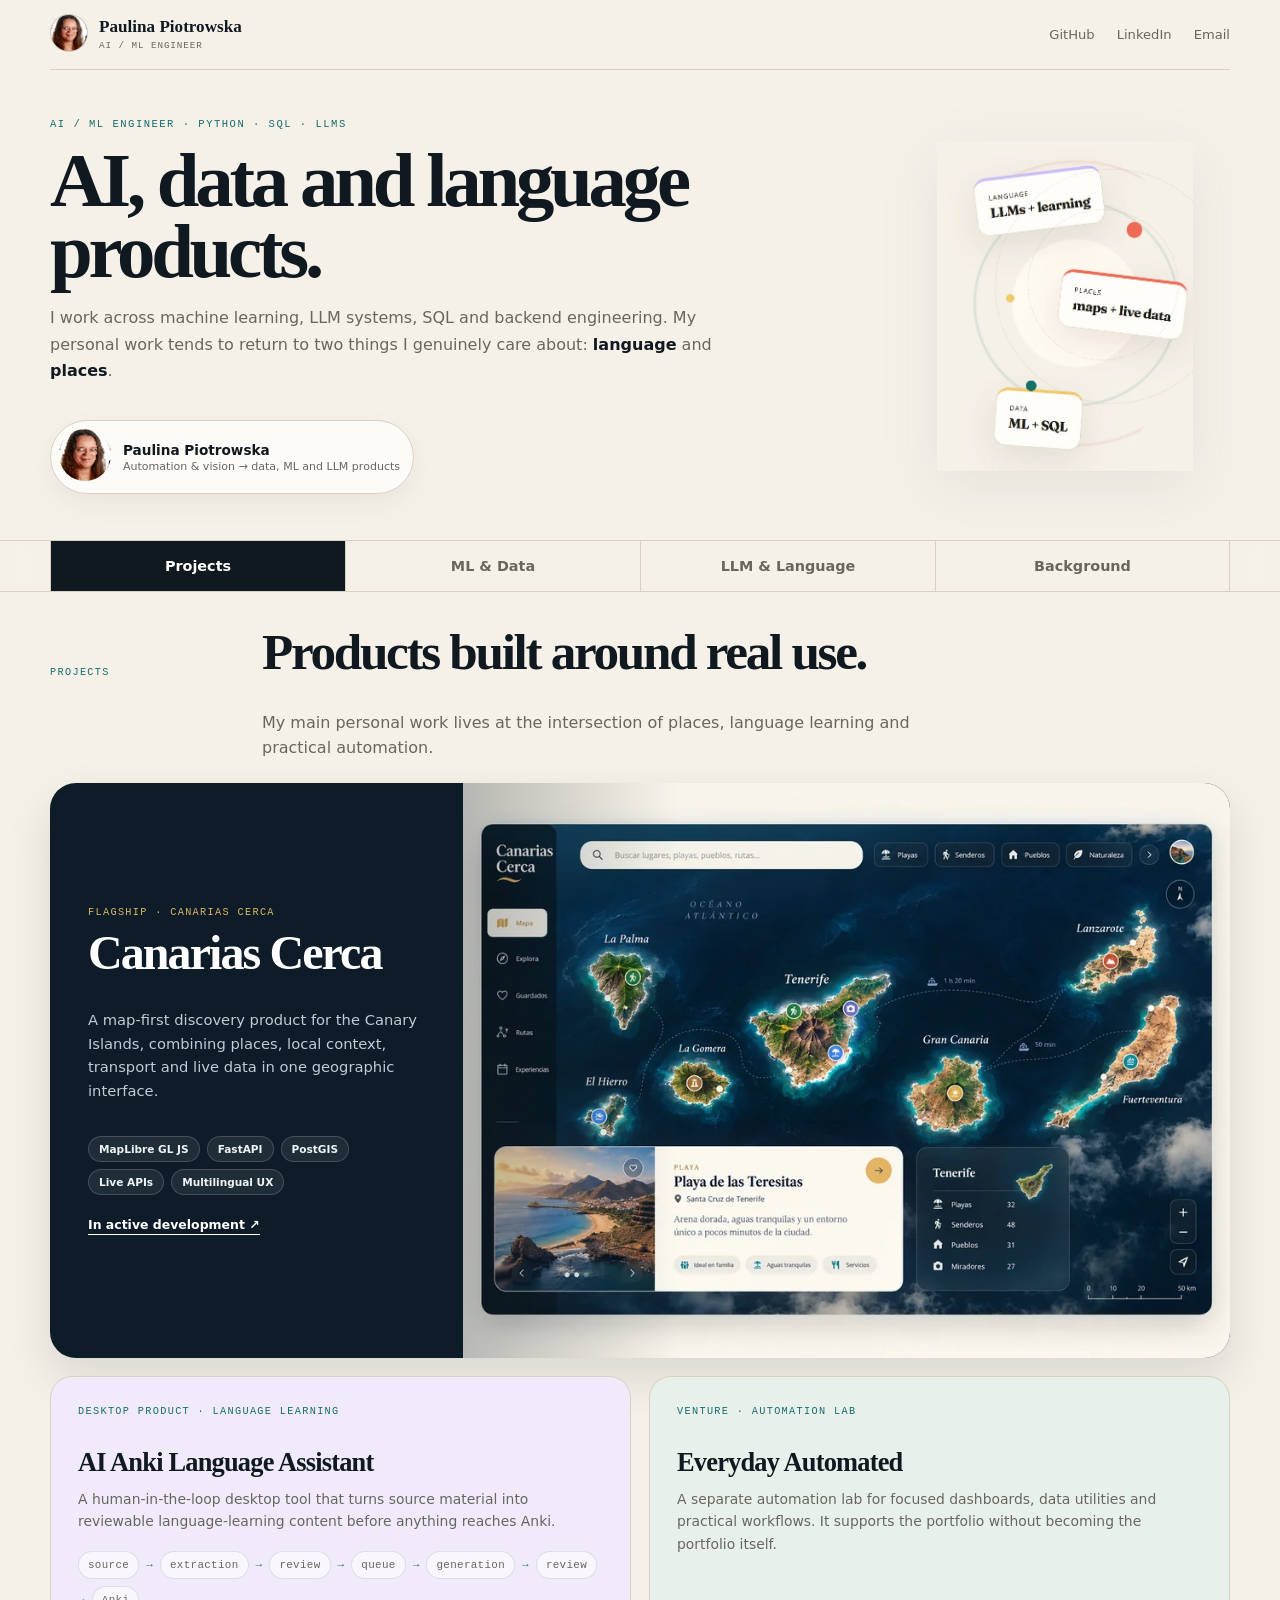
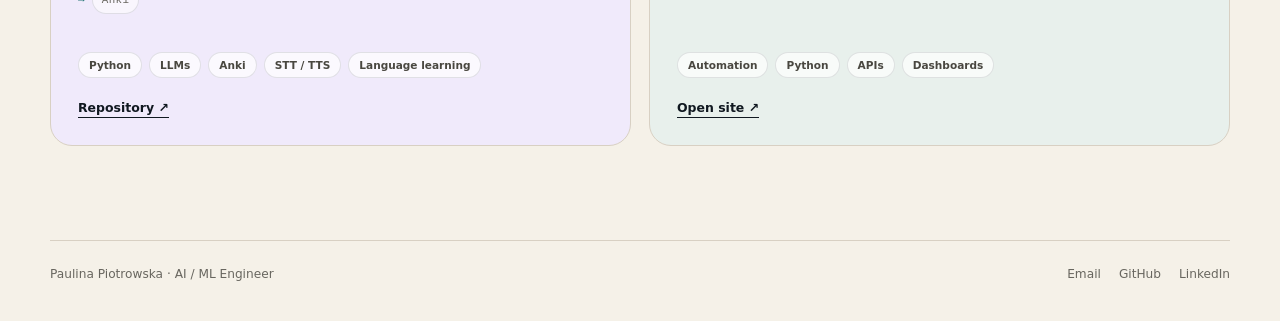
<file: index.html>
<!DOCTYPE html>

<html lang="en">
<head>
<meta charset="utf-8"/>
<meta content="width=device-width,initial-scale=1" name="viewport"/>
<title>Paulina Piotrowska — AI / ML Engineer</title>
<meta content="Paulina Piotrowska — AI/ML, data, language and travel products." name="description"/>
<style>
:root{--bg:#f5f1e8;--surface:#fffdf8;--ink:#101820;--muted:#68665f;--line:#d8d0c3;--gold:#e2b24d;--teal:#176d6b;--lav:#ddd4fa;--coral:#ef6a50;--dark:#0d1d29;--serif:Georgia,'Times New Roman',serif;--sans:Inter,ui-sans-serif,system-ui,-apple-system,'Segoe UI',sans-serif;--mono:'SFMono-Regular',Consolas,monospace}
*{box-sizing:border-box} html{scroll-behavior:smooth} body{margin:0;background:var(--bg);color:var(--ink);font-family:var(--sans)} a{color:inherit} button{font:inherit} .shell{width:min(1180px,calc(100% - 40px));margin:auto}
.topbar{height:70px;border-bottom:1px solid var(--line);display:flex;align-items:center;justify-content:space-between} .brand{display:flex;align-items:center;gap:11px;text-decoration:none} .brand-photo{width:38px;height:38px;border-radius:50%;object-fit:cover;border:1px solid rgba(16,24,32,.12);background:#e8e1d7} .brand-name{font-family:var(--serif);font-size:1.07rem;font-weight:700;line-height:1} .brand-role{font-family:var(--mono);font-size:.58rem;letter-spacing:.1em;color:var(--muted);margin-top:4px} .toplinks{display:flex;gap:22px;align-items:center} .toplinks a{font-size:.82rem;color:var(--muted);text-decoration:none} .toplinks a:hover{color:var(--ink)}
.hero{display:grid;grid-template-columns:minmax(0,1.15fr) 360px;gap:54px;align-items:center;padding:62px 0 58px} .eyebrow{font-family:var(--mono);font-size:.66rem;letter-spacing:.14em;text-transform:uppercase;color:var(--teal)} .hero h1{font-family:var(--serif);font-size:clamp(3.2rem,6vw,5.75rem);line-height:.92;letter-spacing:-.055em;margin:16px 0 18px;max-width:740px} .hero-copy>p{max-width:670px;color:var(--muted);line-height:1.65;font-size:1rem} .hero-copy strong{color:var(--ink)} .profile-chip{display:inline-flex;align-items:center;gap:12px;margin-top:20px;padding:8px 13px 8px 8px;background:rgba(255,255,255,.7);border:1px solid var(--line);border-radius:999px;box-shadow:0 10px 28px rgba(30,25,20,.05)} .profile-chip img{width:52px;height:52px;border-radius:50%;object-fit:cover;background:#e9e1d6} .profile-chip b{display:block;font-size:.85rem} .profile-chip span{display:block;font-size:.69rem;color:var(--muted);margin-top:2px} .orbit-wrap{height:330px;display:flex;justify-content:center;align-items:center} .orbit-wrap img{max-width:100%;height:100%;object-fit:contain;filter:drop-shadow(0 16px 30px rgba(43,36,28,.07))}
.tabs-wrap{position:sticky;top:0;z-index:40;background:rgba(245,241,232,.93);backdrop-filter:blur(12px);border-top:1px solid var(--line);border-bottom:1px solid var(--line)} .tabs{display:grid;grid-template-columns:repeat(4,1fr);gap:0} .tab{border:0;border-left:1px solid var(--line);background:transparent;color:var(--muted);padding:17px 20px;cursor:pointer;font-weight:700;font-size:.9rem} .tab:last-child{border-right:1px solid var(--line)} .tab:hover{color:var(--ink)} .tab.active{background:var(--ink);color:#fff} .panel{display:none;padding:34px 0 94px} .panel.active{display:block;animation:fade .18s ease} @keyframes fade{from{opacity:.35;transform:translateY(4px)}to{opacity:1;transform:none}}
.panel-head{display:grid;grid-template-columns:180px 1fr;gap:32px;align-items:end;margin-bottom:22px} .panel-head h2{font-family:var(--serif);font-size:clamp(2.2rem,4vw,3.7rem);line-height:1;letter-spacing:-.045em;margin:0} .panel-head p{grid-column:2;color:var(--muted);line-height:1.6;max-width:720px;margin:0} .section-label{font-family:var(--mono);font-size:.64rem;letter-spacing:.13em;color:var(--teal);text-transform:uppercase}
.feature{display:grid;grid-template-columns:.7fr 1.3fr;min-height:505px;background:#0d1c28;border-radius:26px;overflow:hidden;color:white;box-shadow:0 20px 46px rgba(20,31,39,.12)} .feature-copy{padding:42px 38px;display:flex;flex-direction:column;justify-content:center} .feature-copy .section-label{color:#d9b761} .feature h3{font-family:var(--serif);font-size:3rem;line-height:.98;margin:11px 0 17px;letter-spacing:-.04em} .feature p{color:#c0ccd3;line-height:1.63;font-size:.92rem} .feature-image{min-height:505px;position:relative;overflow:hidden} .feature-image img{width:100%;height:100%;object-fit:cover;object-position:center top;display:block} .feature-image:after{content:'';position:absolute;inset:0;background:linear-gradient(90deg,rgba(13,28,40,.28),transparent 28%)} .tags{display:flex;flex-wrap:wrap;gap:7px;margin-top:18px} .tag{display:inline-flex;align-items:center;border:1px solid rgba(16,24,32,.11);background:rgba(255,255,255,.7);border-radius:999px;padding:6px 10px;font-size:.66rem;font-weight:700;color:#494740} .feature .tag{background:rgba(255,255,255,.08);border-color:rgba(255,255,255,.16);color:#eef4f6} .cta{display:inline-flex;align-items:center;gap:8px;margin-top:22px;font-size:.78rem;font-weight:800;text-decoration:none;border-bottom:1px solid currentColor;padding-bottom:2px;align-self:flex-start}
.product-grid{display:grid;grid-template-columns:repeat(2,1fr);gap:18px;margin-top:18px} .product-card{background:var(--surface);border:1px solid var(--line);border-radius:22px;padding:27px;min-height:250px;display:flex;flex-direction:column} .product-card.lav{background:#f0eafb} .product-card.green{background:#e8f0ec} .product-icon{width:52px;height:52px;border-radius:16px;display:grid;place-items:center;background:rgba(255,255,255,.8);border:1px solid rgba(16,24,32,.08);font-size:1.45rem} .product-card h3{font-family:var(--serif);font-size:1.65rem;margin:18px 0 10px;letter-spacing:-.03em} .product-card p{color:var(--muted);font-size:.87rem;line-height:1.6;margin:0} .product-card .tags{margin-top:auto;padding-top:18px}
.foundations{display:grid;grid-template-columns:repeat(4,1fr);gap:12px;margin:18px 0 30px} .foundation{border:1px solid var(--line);border-radius:18px;padding:20px;background:var(--surface)} .foundation:nth-child(1){background:#f3eaf8} .foundation:nth-child(2){background:#e4eeea} .foundation:nth-child(3){background:#f4e5df} .foundation:nth-child(4){background:#f3ecd9} .foundation h3{font-family:var(--serif);font-size:1.18rem;margin:0 0 10px} .foundation p{font-size:.8rem;color:var(--muted);line-height:1.55;margin:0} .formula{font-family:var(--mono);font-size:.68rem;color:#4f4c47;margin-top:12px}
.data-grid{display:grid;grid-template-columns:1fr 1fr;gap:18px} .data-card{background:var(--surface);border:1px solid var(--line);border-radius:24px;overflow:hidden;display:flex;flex-direction:column} .data-visual{height:330px;overflow:hidden;background:#09243a} .data-visual img{width:100%;height:100%;display:block;object-fit:cover} .data-copy{padding:26px} .data-copy h3{font-family:var(--serif);font-size:1.78rem;line-height:1.05;letter-spacing:-.035em;margin:7px 0 12px} .data-copy p{color:var(--muted);line-height:1.58;font-size:.86rem;margin:0} .data-copy .tags{margin-top:17px}
.llm-grid{display:grid;grid-template-columns:repeat(3,1fr);gap:16px} .llm-card{border:1px solid var(--line);border-radius:22px;padding:26px;background:var(--surface);min-height:335px;display:flex;flex-direction:column} .llm-card:nth-child(1){background:#efe9fa} .llm-card:nth-child(2){background:#e4efeb} .llm-card:nth-child(3){background:#f5e7e0} .llm-card h3{font-family:var(--serif);font-size:1.55rem;line-height:1.08;letter-spacing:-.03em;margin:16px 0 10px} .llm-card p{font-size:.84rem;color:var(--muted);line-height:1.6} .llm-card ul{padding-left:18px;color:#4d4a45;font-size:.79rem;line-height:1.58;margin:13px 0 0} .llm-card .tags{margin-top:auto;padding-top:14px} .work-strip{margin-top:18px;border:1px solid var(--line);border-radius:20px;background:#171c20;color:white;padding:25px;display:grid;grid-template-columns:180px repeat(3,1fr);gap:20px} .work-strip h3{font-family:var(--serif);font-size:1.45rem;margin:6px 0 0} .work-strip div:not(:first-child){border-left:1px solid #343a3f;padding-left:18px} .work-strip b{display:block;font-size:.82rem;margin-bottom:7px} .work-strip span{color:#abb2b6;font-size:.75rem;line-height:1.5;display:block}
.bg-grid{display:grid;grid-template-columns:1.2fr .8fr;gap:20px} .timeline{border-top:1px solid var(--line)} .job{display:grid;grid-template-columns:128px 1fr;gap:24px;padding:24px 0;border-bottom:1px solid var(--line)} .job-date{font-family:var(--mono);font-size:.63rem;color:var(--muted);padding-top:3px} .job h3{font-family:var(--serif);font-size:1.3rem;margin:0 0 5px} .job .place{font-size:.75rem;font-weight:700;color:var(--teal);margin:0 0 10px} .job p,.job li{color:var(--muted);font-size:.82rem;line-height:1.55} .job ul{margin:10px 0 0;padding-left:18px} .edu-card{border:1px solid var(--line);border-radius:22px;padding:25px;background:var(--surface);margin-bottom:16px} .edu-card.thesis{background:#eee8f8} .edu-card h3{font-family:var(--serif);font-size:1.45rem;margin:8px 0 4px} .edu-card h4{font-family:var(--serif);font-size:1.22rem;line-height:1.18;margin:14px 0 8px} .edu-card p{color:var(--muted);font-size:.83rem;line-height:1.57} .stack{margin-top:18px;border:1px solid var(--line);border-radius:20px;overflow:hidden;background:var(--surface)} .stack-row{display:grid;grid-template-columns:120px 1fr;gap:14px;padding:13px 17px;border-bottom:1px solid var(--line);font-size:.75rem} .stack-row:last-child{border-bottom:0} .stack-row b{color:var(--ink)} .stack-row span{color:var(--muted);line-height:1.5}
.footer{border-top:1px solid var(--line);padding:26px 0 38px;color:var(--muted);font-size:.76rem;display:flex;justify-content:space-between} .footer div{display:flex;gap:18px} .footer a{text-decoration:none}
@media(max-width:900px){.hero{grid-template-columns:1fr;gap:24px}.orbit-wrap{height:280px;justify-content:flex-start}.orbit-wrap img{max-width:360px}.feature{grid-template-columns:1fr}.feature-image{min-height:400px}.product-grid,.data-grid{grid-template-columns:1fr}.foundations{grid-template-columns:1fr 1fr}.llm-grid{grid-template-columns:1fr}.work-strip{grid-template-columns:1fr}.work-strip div:not(:first-child){border-left:0;border-top:1px solid #343a3f;padding-left:0;padding-top:14px}.bg-grid{grid-template-columns:1fr}}
@media(max-width:620px){.shell{width:min(100% - 24px,1180px)}.toplinks{display:none}.hero{padding:44px 0}.hero h1{font-size:3.2rem}.orbit-wrap{height:240px}.tabs{grid-template-columns:repeat(4,minmax(130px,1fr));overflow:auto}.tabs-wrap{overflow:hidden}.tab{white-space:nowrap;padding:14px 13px}.panel{padding-top:26px}.panel-head{grid-template-columns:1fr;gap:8px}.panel-head p{grid-column:auto}.feature-copy{padding:29px 24px}.feature h3{font-size:2.35rem}.feature-image{min-height:300px}.product-grid{grid-template-columns:1fr}.foundations{grid-template-columns:1fr}.data-visual{height:270px}.job{grid-template-columns:1fr;gap:7px}.footer{flex-direction:column;gap:13px}}


/* v16 review refinements */
.hero{padding-top:48px;padding-bottom:46px;grid-template-columns:minmax(0,1.18fr) 330px;gap:44px}
.orbit-wrap img{max-height:330px;object-fit:contain}
.profile-chip img,.brand-photo{object-position:center}
.feature-image img,.data-visual img{width:100%;height:100%;object-fit:cover;display:block}
.feature-image{min-height:340px}
.data-visual{min-height:250px}
.no-icon-card{padding-top:28px}
.no-icon-card .section-label{margin-bottom:12px}
.flowline{display:flex;flex-wrap:wrap;gap:7px;align-items:center;margin:18px 0 20px;font-family:var(--mono);font-size:.68rem;letter-spacing:.03em;color:var(--muted)}
.flowline span{background:rgba(255,255,255,.58);border:1px solid rgba(16,24,32,.11);border-radius:999px;padding:7px 9px}.flowline i{font-style:normal;color:var(--teal)}
.metric-row{display:flex;gap:8px;margin:16px 0 4px}.metric-row span{font-family:var(--mono);font-size:.62rem;border:1px solid var(--line);border-radius:999px;padding:6px 9px;background:rgba(255,255,255,.5)}
.ml-foundation-wide{margin-top:22px;border:1px solid var(--line);border-radius:24px;background:var(--surface);padding:28px;display:grid;grid-template-columns:minmax(230px,.8fr) 1.6fr;gap:28px;align-items:center}.ml-foundation-wide h3{font-family:var(--serif);font-size:1.55rem;margin:.35rem 0}.ml-foundation-wide p{color:var(--muted);line-height:1.6;margin:0}.foundation-list{display:flex;flex-wrap:wrap;gap:10px}.foundation-list span{background:#efe8da;border-radius:999px;padding:10px 13px;font-size:.78rem}
.product-led .llm-card{min-height:100%}.compact-strip{margin-top:22px}
@media(max-width:800px){.hero{grid-template-columns:1fr;padding-top:34px}.orbit-wrap{max-width:330px;margin:0 auto}.ml-foundation-wide{grid-template-columns:1fr}.feature-image{min-height:240px}.data-visual{min-height:220px}}

.llm-card .cta{margin-top:16px;align-self:flex-start}
</style>
</head>
<body>
<header class="topbar shell">
<a class="brand" href="#top">
<picture><img alt="Paulina Piotrowska" class="brand-photo" loading="eager" src="[data-uri]"/></picture>
<div><div class="brand-name">Paulina Piotrowska</div><div class="brand-role">AI / ML ENGINEER</div></div>
</a>
<nav class="toplinks"><a href="https://github.com/paulinap92" target="_blank">GitHub</a><a href="https://www.linkedin.com/in/paulina-piotrowska-859b17122/" target="_blank">LinkedIn</a><a href="mailto:paulina.piotrowska.p@gmail.com">Email</a></nav>
</header>
<main id="top">
<section class="hero shell">
<div class="hero-copy">
<div class="eyebrow">AI / ML ENGINEER · PYTHON · SQL · LLMs</div>
<h1>AI, data and language products.</h1>
<p>I work across machine learning, LLM systems, SQL and backend engineering. My personal work tends to return to two things I genuinely care about: <strong>language</strong> and <strong>places</strong>.</p>
<div class="profile-chip"><picture><img alt="Paulina Piotrowska" loading="eager" src="[data-uri]"/></picture><div><b>Paulina Piotrowska</b><span>Automation &amp; vision → data, ML and LLM products</span></div></div>
</div>
<div class="orbit-wrap"><img alt="Language, places and data: LLMs + learning, maps + live data, ML + SQL" src="[data-uri]"/></div>
</section>
<div class="tabs-wrap"><div class="tabs shell" role="tablist">
<button aria-selected="true" class="tab active" data-tab="projects" role="tab">Projects</button>
<button aria-selected="false" class="tab" data-tab="ml" role="tab">ML &amp; Data</button>
<button aria-selected="false" class="tab" data-tab="llm" role="tab">LLM &amp; Language</button>
<button aria-selected="false" class="tab" data-tab="background" role="tab">Background</button>
</div></div>
<section class="panel active shell" data-panel="projects">
<div class="panel-head"><div class="section-label">PROJECTS</div><h2>Products built around real use.</h2><p>My main personal work lives at the intersection of places, language learning and practical automation.</p></div>
<article class="feature">
<div class="feature-copy">
<div class="section-label">FLAGSHIP · CANARIAS CERCA</div>
<h3>Canarias Cerca</h3>
<p>A map-first discovery product for the Canary Islands, combining places, local context, transport and live data in one geographic interface.</p>
<div class="tags"><span class="tag">MapLibre GL JS</span><span class="tag">FastAPI</span><span class="tag">PostGIS</span><span class="tag">Live APIs</span><span class="tag">Multilingual UX</span></div>
<span class="cta">In active development ↗</span>
</div>
<div class="feature-image"><img alt="Canarias Cerca map-first interface" src="[data-uri]"/></div>
</article>
<div class="product-grid">
<article class="product-card lav no-icon-card">
<div class="section-label">DESKTOP PRODUCT · LANGUAGE LEARNING</div>
<h3>AI Anki Language Assistant</h3>
<p>A human-in-the-loop desktop tool that turns source material into reviewable language-learning content before anything reaches Anki.</p>
<div class="flowline"><span>source</span><i>→</i><span>extraction</span><i>→</i><span>review</span><i>→</i><span>queue</span><i>→</i><span>generation</span><i>→</i><span>review</span><i>→</i><span>Anki</span></div>
<div class="tags"><span class="tag">Python</span><span class="tag">LLMs</span><span class="tag">Anki</span><span class="tag">STT / TTS</span><span class="tag">Language learning</span></div>
<a class="cta" href="https://github.com/paulinap92/ai-anki-language-assistant" target="_blank">Repository ↗</a>
</article>
<article class="product-card green no-icon-card">
<div class="section-label">VENTURE · AUTOMATION LAB</div>
<h3>Everyday Automated</h3>
<p>A separate automation lab for focused dashboards, data utilities and practical workflows. It supports the portfolio without becoming the portfolio itself.</p>
<div class="tags"><span class="tag">Automation</span><span class="tag">Python</span><span class="tag">APIs</span><span class="tag">Dashboards</span></div>
<a class="cta" href="https://everyday-automated.github.io/" target="_blank">Open site ↗</a>
</article>
</div>
</section>
<section class="panel shell" data-panel="ml">
<div class="panel-head"><div class="section-label">ML &amp; DATA</div><h2>From raw data to evaluated models.</h2><p>Time series, environmental monitoring and production-grade data work — with emphasis on feature engineering, evaluation and useful outputs.</p></div>
<div class="data-grid">
<article class="data-card"><div class="data-visual"><img alt="Canary Islands air passenger forecasting visual" src="[data-uri]"/></div><div class="data-copy"><div class="section-label">TIME SERIES · FORECASTING</div><h3>Canary Islands Air Passenger Forecasting</h3><p>Forecasting from official passenger data using lag features and seasonality, comparing XGBoost and LSTM models and exposing results through an interactive dashboard.</p><div class="metric-row"><span>MAE</span><span>RMSE</span><span>MAPE</span></div><div class="tags"><span class="tag">Time series</span><span class="tag">XGBoost</span><span class="tag">LSTM</span><span class="tag">Streamlit / Plotly</span><span class="tag">Automated ingestion</span></div><a class="cta" href="https://github.com/paulinap92/canary-islands-air-passenger-forecasting" target="_blank">Repository ↗</a></div></article>
<article class="data-card"><div class="data-visual"><img alt="Calima environmental monitoring visual" src="[data-uri]"/></div><div class="data-copy"><div class="section-label">ENVIRONMENTAL DATA · MONITORING</div><h3>Calima Detection &amp; Air Quality</h3><p>Environmental monitoring for Saharan dust and air quality using Open-Meteo signals, persistent history and explicit event detection.</p><div class="tags"><span class="tag">Open-Meteo</span><span class="tag">PM10 / PM2.5</span><span class="tag">Dust / AOD</span><span class="tag">MongoDB</span><span class="tag">Streamlit / Docker</span></div><a class="cta" href="https://github.com/paulinap92/calima-detection-dashboard" target="_blank">Repository ↗</a></div></article>
</div>
<article class="ml-foundation-wide">
<div><div class="section-label">ML FOUNDATIONS</div><h3>Core methods I use across projects</h3><p>Not a separate demo project — the reusable modelling and data skills underneath the products above.</p></div>
<div class="foundation-list"><span>Time series</span><span>Feature engineering</span><span>Model evaluation</span><span>SQL</span><span>Data pipelines</span><span>Statistics</span><span>PCA</span><span>Computer vision</span></div>
</article>
</section>
<section class="panel shell" data-panel="llm">
<div class="panel-head"><div class="section-label">LLM &amp; LANGUAGE</div><h2>Language products, grounded learning and content.</h2><p>Here the LLM is part of a product workflow: generation, retrieval and evaluation serve a concrete learning or writing task.</p></div>
<div class="llm-grid product-led">
<article class="llm-card no-icon-card"><div class="section-label">PRODUCT · DESKTOP</div><h3>AI Anki Language Assistant</h3><p>A real language-learning product that uses LLMs to generate structured vocabulary and grammar material while preserving human review before save.</p><ul><li>Prompt contracts and structured outputs</li><li>Generation with validation and deduplication</li><li>Reviewable learning workflow</li><li>Speech support with STT / TTS</li></ul><div class="tags"><span class="tag">Prompt engineering</span><span class="tag">Structured outputs</span><span class="tag">Evaluation</span><span class="tag">Language learning</span></div><a class="cta" href="https://github.com/paulinap92/ai-anki-language-assistant" rel="noreferrer" target="_blank">Repository ↗</a></article>
<article class="llm-card no-icon-card"><div class="section-label">PRODUCT · RAG LEARNING</div><h3>RAG Learning &amp; Conversation Tutor</h3><p>A separate learning product for studying from your own materials and practising conversation grounded in what the learner has actually studied.</p><ul><li>Retrieval over learner-owned material</li><li>Grounded conversation instead of generic chat</li><li>Language practice based on relevant context</li><li>RAG pipeline with controlled source use</li></ul><div class="tags"><span class="tag">RAG</span><span class="tag">Retrieval</span><span class="tag">Grounded conversation</span><span class="tag">Language practice</span></div><a class="cta" href="https://github.com/paulinap92/language-agent" rel="noreferrer" target="_blank">Repository ↗</a></article>
<article class="llm-card no-icon-card"><div class="section-label">PRODUCT AREA · CONTENT</div><h3>Multilingual Content Writing</h3><p>Multilingual writing workflows for producing and refining useful content with editorial control, consistent tone and reusable prompts.</p><ul><li>Writing and rewriting</li><li>Localisation and translation</li><li>Summaries and learning content</li><li>Prompt-guided content workflows</li></ul><div class="tags"><span class="tag">Multilingual writing</span><span class="tag">Localisation</span><span class="tag">Prompt engineering</span><span class="tag">Content workflows</span></div><a class="cta" href="https://github.com/paulinap92/ai-content-ops-platform" rel="noreferrer" target="_blank">Repository ↗</a></article>
</div>
<div class="work-strip compact-strip"><div><div class="section-label" style="color:#dcb965">SHARED LLM PRACTICE</div><h3>Across these products</h3></div><div><b>Prompt engineering</b><span>Clear task contracts, examples and constraints.</span></div><div><b>Structured outputs</b><span>Predictable schemas that application code can validate.</span></div><div><b>Evaluation &amp; retrieval</b><span>Grounding, human review and explicit failure checks.</span></div></div>
</section>
<section class="panel shell" data-panel="background">
<div class="panel-head"><div class="section-label">BACKGROUND</div><h2>Automation and computer vision, evolving into ML systems.</h2><p>My professional work started in industrial automation and machine vision and expanded naturally into Python tooling, production data, diagnostics and ML-focused systems.</p></div>
<div class="bg-grid">
<div class="timeline">
<article class="job"><div class="job-date">2021 — PRESENT</div><div><h3>Machine Vision Engineer / ML Systems</h3><div class="place">EINES SYSTEMS · Konica Minolta Group</div><ul><li>Python tools, production data, SQL Server and MongoDB.</li><li>Logs, diagnostics, reporting and root-cause analysis.</li><li>Industrial computer vision and ML quality-control systems.</li><li>System/model evaluation and production support.</li></ul></div></article>
<article class="job"><div class="job-date">2017 — 2021</div><div><h3>Machine Vision Engineer / Project Manager</h3><div class="place">EINES SYSTEMS · Automotive projects</div><ul><li>Machine-vision deployments, commissioning, validation and customer-facing project work.</li><li>Projects at Volkswagen Poznań, SEAT Martorell, VW Wolfsburg, Škoda Mladá Boleslav, VW Bratislava and Mercedes Düsseldorf.</li></ul></div></article>
<article class="job"><div class="job-date">2015 — 2016</div><div><h3>Computer Vision Intern</h3><div class="place">University of Valencia</div><p>C++ / OpenCV dual-camera application for positioning and controlling a SCORBOT ER-IX robotic arm.</p></div></article>
<article class="job"><div class="job-date">2013</div><div><h3>Data Analysis Intern</h3><div class="place">ATMOSERVICE</div><p>Data analysis, validation and environmental monitoring work.</p></div></article>
</div>
<aside>
<article class="edu-card thesis"><div class="section-label">EDUCATION</div><h3>MSc · Automation &amp; Robotics</h3><p>Poznań University of Technology · Robotics &amp; Computer Vision</p><h4>Master thesis · Shape recognition using Elliptic Fourier Descriptors</h4><p>Shape recognition in C++ / OpenCV using Elliptic Fourier Descriptors, PCA and statistical analysis.</p><div class="tags"><span class="tag">C++</span><span class="tag">OpenCV</span><span class="tag">Elliptic Fourier Descriptors</span><span class="tag">PCA</span></div></article>
<article class="edu-card"><h3>BEng · Automation &amp; Robotics</h3><p>Poznań University of Technology</p><h4>Bachelor thesis · Fuzzy control</h4><p>Educational fuzzy-control application built in MATLAB.</p></article>
<div class="stack"><div class="stack-row"><b>Production systems</b><span>Python · SQL Server · MongoDB · logs · diagnostics · reporting</span></div><div class="stack-row"><b>Vision / ML</b><span>Computer vision · quality-control systems · model evaluation · root-cause analysis</span></div></div>
</aside>
</div>
</section>
<footer class="footer shell"><span>Paulina Piotrowska · AI / ML Engineer</span><div><a href="mailto:paulina.piotrowska.p@gmail.com">Email</a><a href="https://github.com/paulinap92" target="_blank">GitHub</a><a href="https://www.linkedin.com/in/paulina-piotrowska-859b17122/" target="_blank">LinkedIn</a></div></footer>
</main>
<script>
const tabs=[...document.querySelectorAll('.tab')], panels=[...document.querySelectorAll('.panel')];
function activate(name){tabs.forEach(t=>{let on=t.dataset.tab===name;t.classList.toggle('active',on);t.setAttribute('aria-selected',on)});panels.forEach(p=>p.classList.toggle('active',p.dataset.panel===name));history.replaceState(null,'','#'+name)}
tabs.forEach(t=>t.addEventListener('click',()=>activate(t.dataset.tab)));
const initial=location.hash.slice(1); if(['projects','ml','llm','background'].includes(initial)) activate(initial);
</script></body></html>
</file>
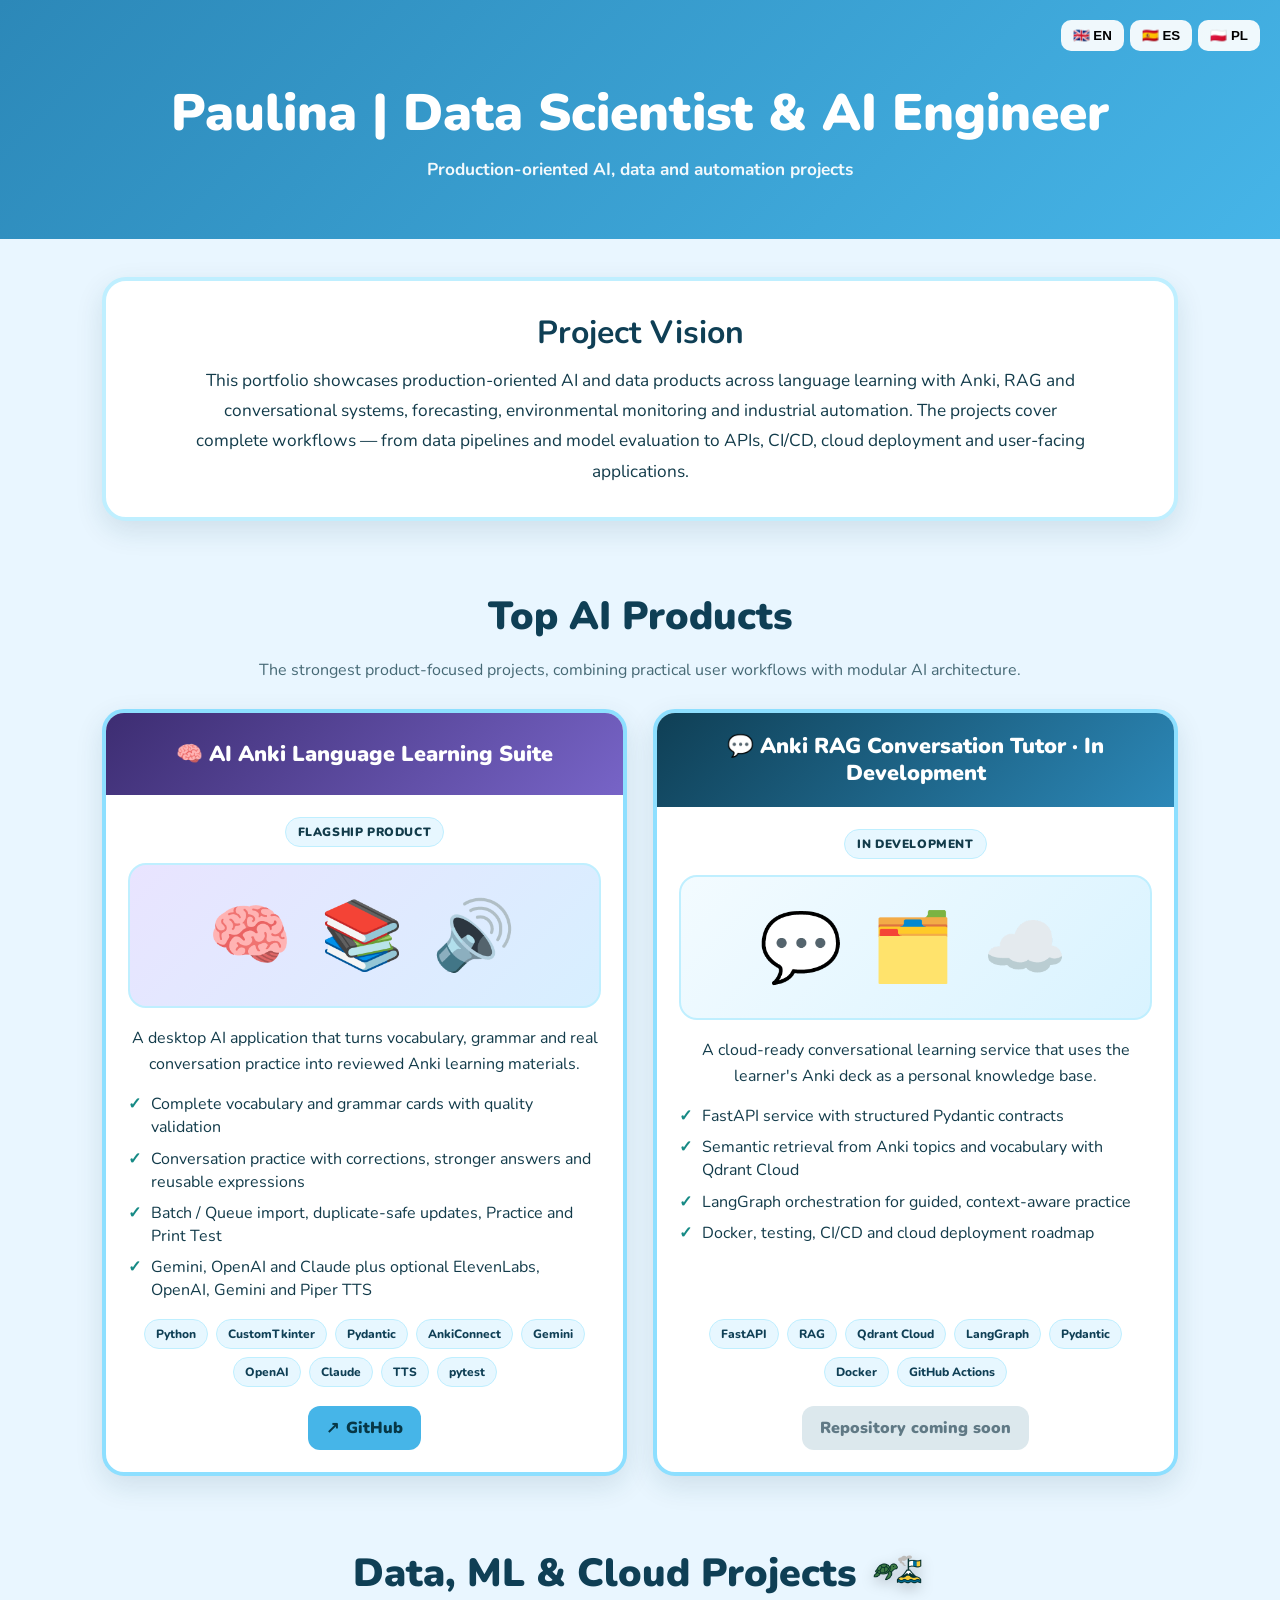
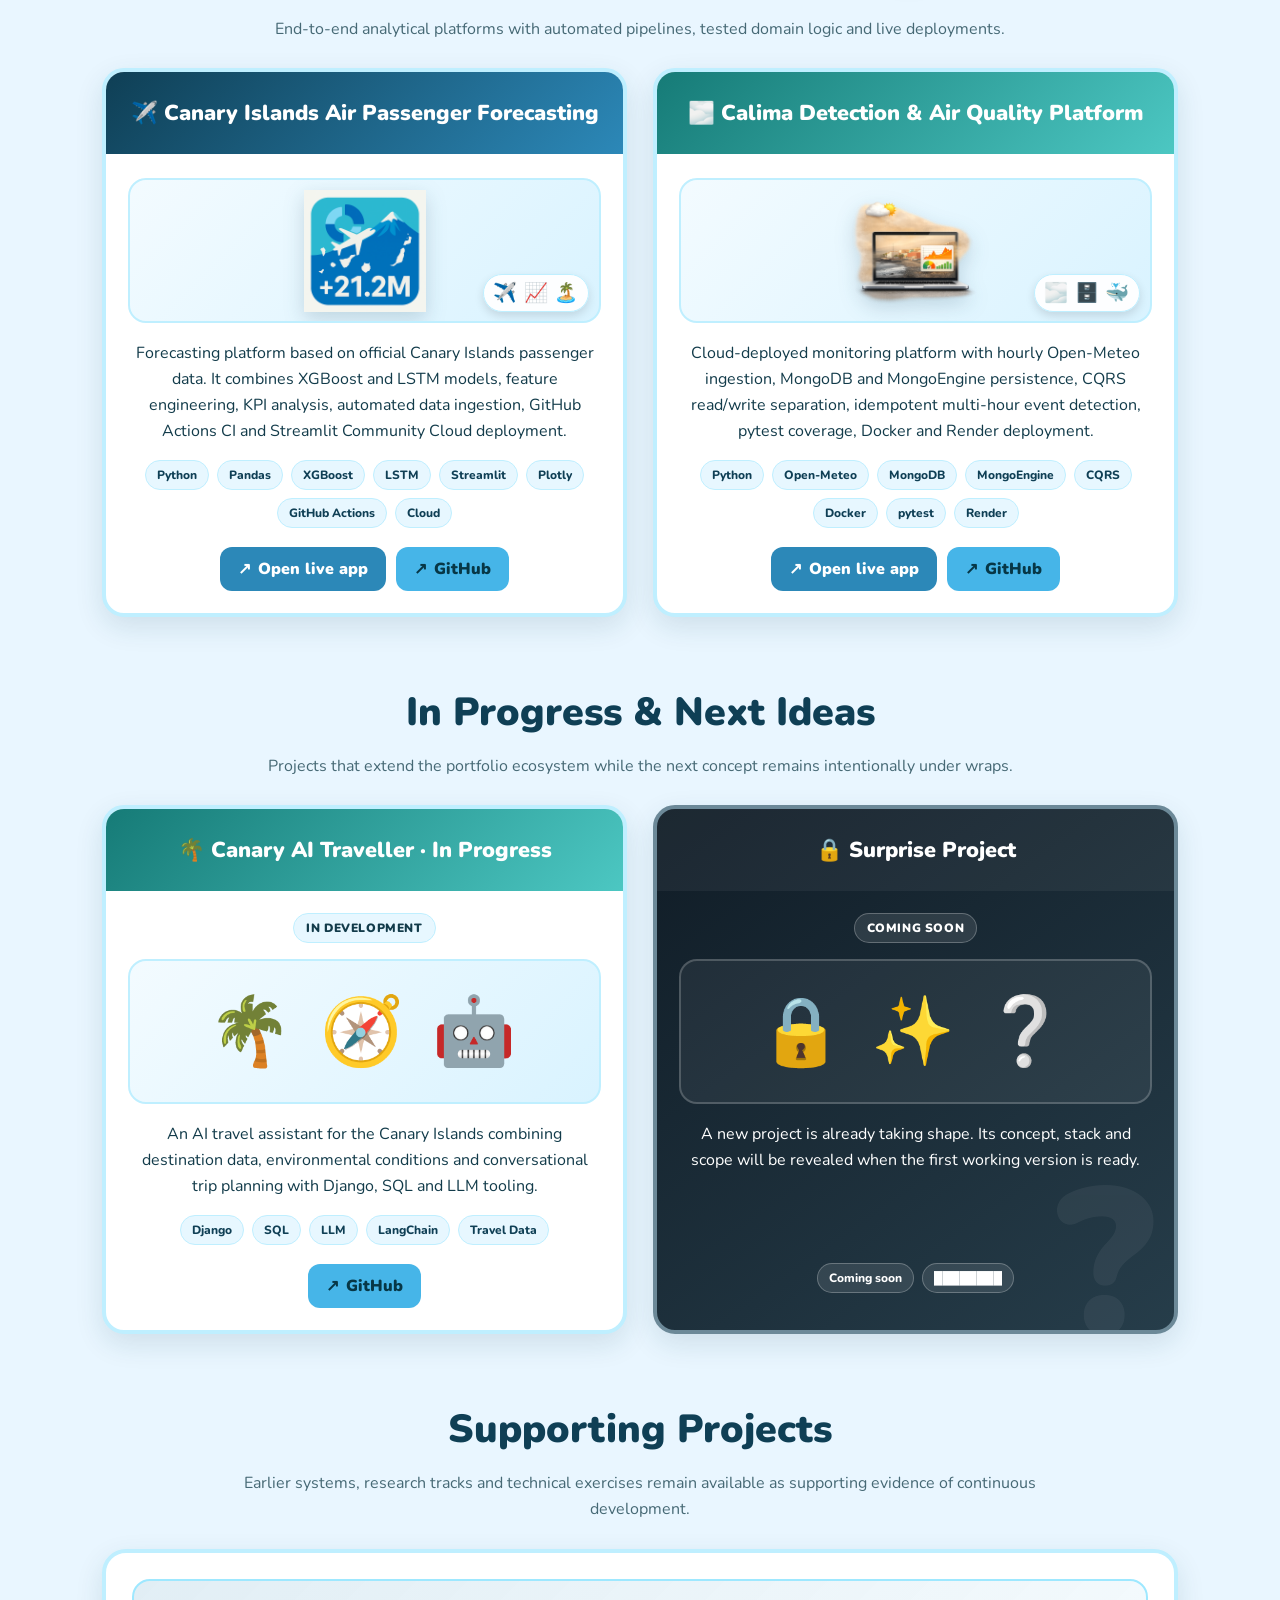
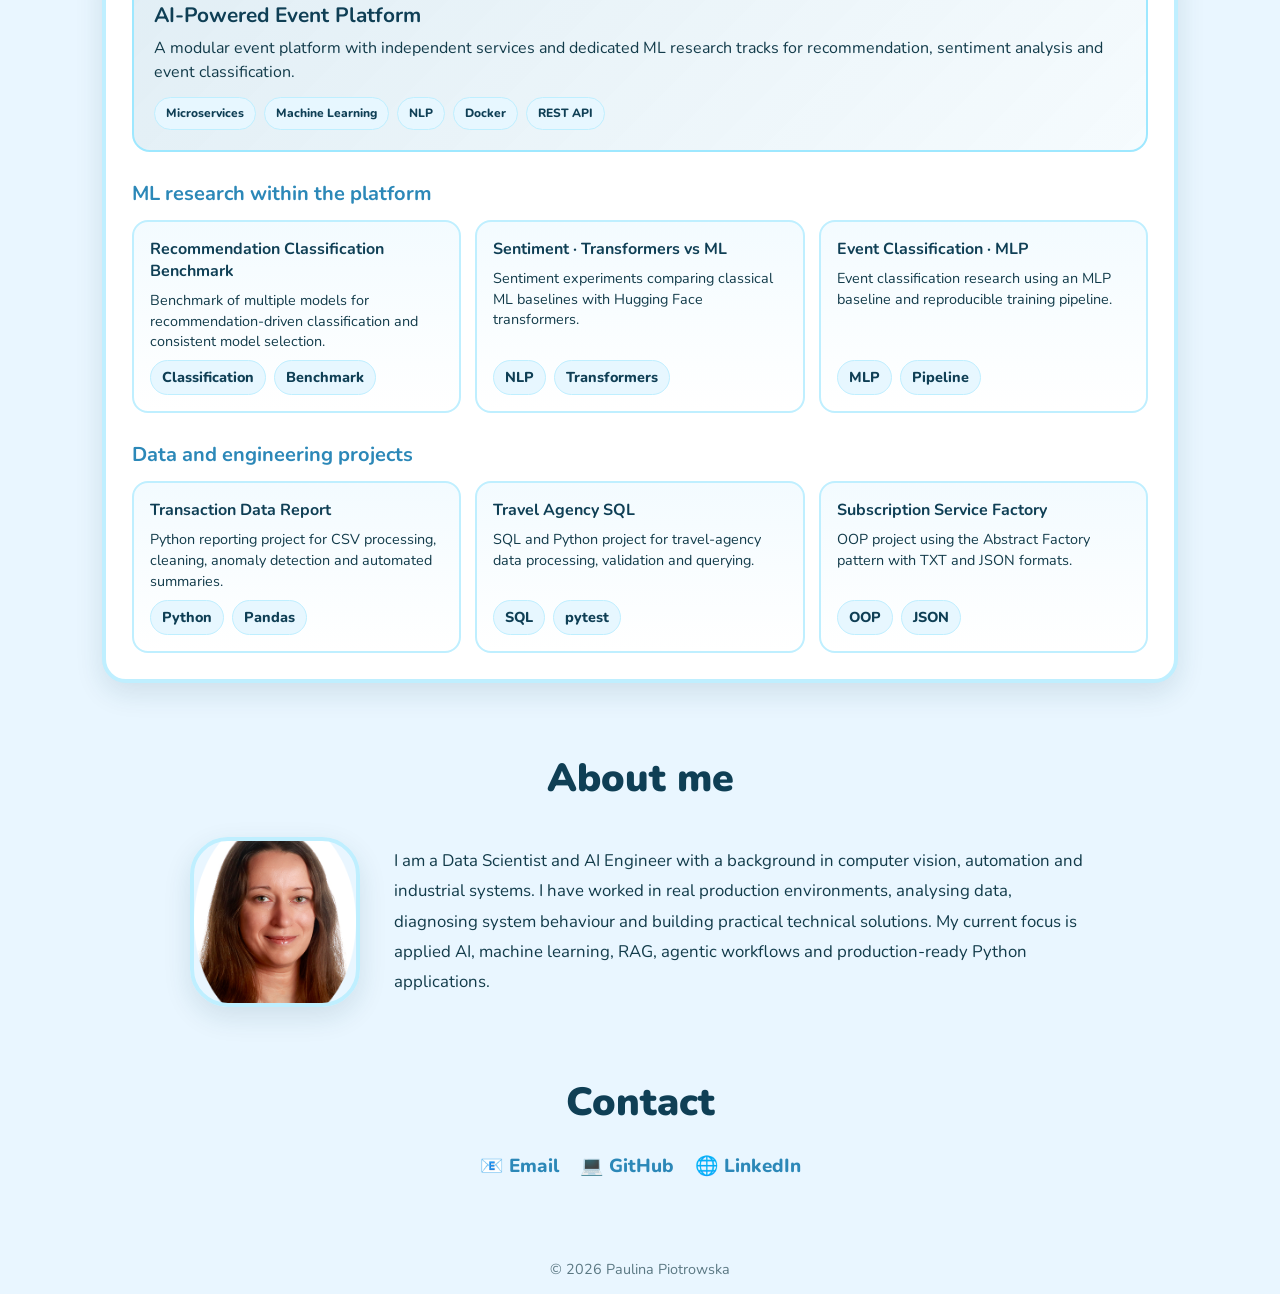
<file: classic/index.html>
<!DOCTYPE html>
<html lang="en">
<head>
<meta charset="UTF-8" />
<meta name="viewport" content="width=device-width, initial-scale=1.0" />
<meta name="description" content="Paulina Piotrowska — Data Scientist and AI Engineer portfolio." />
<title>Paulina | Data Scientist & AI Engineer · Portfolio</title>
<link rel="preconnect" href="https://fonts.googleapis.com">
<link rel="preconnect" href="https://fonts.gstatic.com" crossorigin>
<link href="https://fonts.googleapis.com/css2?family=Nunito:wght@400;600;700;800;900&display=swap" rel="stylesheet">
<link rel="stylesheet" href="styles.css">
<script src="app.js" defer></script>
</head>
<body>
<header>
  <h1>Paulina | Data Scientist & AI Engineer</h1>
  <p data-i18n="header_subtitle"></p>
  <div class="lang-switch" aria-label="Language selector">
    <button type="button" onclick="setLang('en')">🇬🇧 EN</button>
    <button type="button" onclick="setLang('es')">🇪🇸 ES</button>
    <button type="button" onclick="setLang('pl')">🇵🇱 PL</button>
  </div>
</header>

<main>
  <section class="section vision">
    <div class="vision-box">
      <h2 data-i18n="vision_title"></h2>
      <p data-i18n="vision_desc"></p>
    </div>
  </section>

  <section class="section">
    <h2 class="section-title" data-i18n="top_title"></h2>
    <p class="section-subtitle" data-i18n="top_subtitle"></p>
    <div class="grid">
      <article class="card hero">
        <div class="card-head violet"><h3 data-i18n="anki_title"></h3></div>
        <div class="card-body">
          <span class="status" data-i18n="flagship"></span>
          <div class="project-visual dark" aria-hidden="true">🧠 📚 🔊</div>
          <p data-i18n="anki_desc"></p>
          <ul class="feature-list">
            <li data-i18n="anki_f1"></li>
            <li data-i18n="anki_f2"></li>
            <li data-i18n="anki_f3"></li>
            <li data-i18n="anki_f4"></li>
          </ul>
          <div class="tags">
            <span class="tag">Python</span><span class="tag">CustomTkinter</span><span class="tag">Pydantic</span>
            <span class="tag">AnkiConnect</span><span class="tag">Gemini</span><span class="tag">OpenAI</span>
            <span class="tag">Claude</span><span class="tag">TTS</span><span class="tag">pytest</span>
          </div>
          <div class="actions">
            <a class="btn secondary" href="https://github.com/paulinap92/ai-anki-language-assistant" target="_blank" rel="noopener noreferrer">↗ <span data-i18n="github"></span></a>
          </div>
        </div>
      </article>

      <article class="card hero">
        <div class="card-head"><h3 data-i18n="rag_title"></h3></div>
        <div class="card-body">
          <span class="status" data-i18n="in_development"></span>
          <div class="project-visual" aria-hidden="true">💬 🗂️ ☁️</div>
          <p data-i18n="rag_desc"></p>
          <ul class="feature-list">
            <li data-i18n="rag_f1"></li>
            <li data-i18n="rag_f2"></li>
            <li data-i18n="rag_f3"></li>
            <li data-i18n="rag_f4"></li>
          </ul>
          <div class="tags">
            <span class="tag">FastAPI</span><span class="tag">RAG</span><span class="tag">Qdrant Cloud</span>
            <span class="tag">LangGraph</span><span class="tag">Pydantic</span><span class="tag">Docker</span>
            <span class="tag">GitHub Actions</span>
          </div>
          <div class="actions"><span class="btn disabled" data-i18n="repo_soon"></span></div>
        </div>
      </article>
    </div>
  </section>

  <section class="section">
    <h2 class="section-title section-title-with-icon"><span data-i18n="data_title"></span><img class="section-icon" src="../canary-turtle.png" alt="" aria-hidden="true"></h2>
    <p class="section-subtitle" data-i18n="data_subtitle"></p>
    <div class="grid">
      <article class="card">
        <div class="card-head"><h3 data-i18n="passengers_title"></h3></div>
        <div class="card-body">
          <div class="project-visual with-art"><img class="project-art" src="../dashboard_icon.png" alt="Passenger forecasting dashboard icon"><span class="emoji-strip" aria-hidden="true">✈️ 📈 🏝️</span></div>
          <p data-i18n="passengers_desc"></p>
          <div class="tags">
            <span class="tag">Python</span><span class="tag">Pandas</span><span class="tag">XGBoost</span>
            <span class="tag">LSTM</span><span class="tag">Streamlit</span><span class="tag">Plotly</span>
            <span class="tag">GitHub Actions</span><span class="tag">Cloud</span>
          </div>
          <div class="actions">
            <a class="btn" href="https://canary-islands-air-passenger-forecasting-vzjqeewcif6zozww6edre.streamlit.app/" target="_blank" rel="noopener noreferrer">↗ <span data-i18n="live"></span></a>
            <a class="btn secondary" href="https://github.com/paulinap92/canary-islands-air-passenger-forecasting" target="_blank" rel="noopener noreferrer">↗ <span data-i18n="github"></span></a>
          </div>
        </div>
      </article>

      <article class="card">
        <div class="card-head mint"><h3 data-i18n="calima_title"></h3></div>
        <div class="card-body">
          <div class="project-visual with-art"><img class="project-art wide" src="../calima_dashboard.png" alt="Calima dashboard illustration"><span class="emoji-strip" aria-hidden="true">🌫️ 🗄️ 🐳</span></div>
          <p data-i18n="calima_desc"></p>
          <div class="tags">
            <span class="tag">Python</span><span class="tag">Open-Meteo</span><span class="tag">MongoDB</span>
            <span class="tag">MongoEngine</span><span class="tag">CQRS</span><span class="tag">Docker</span>
            <span class="tag">pytest</span><span class="tag">Render</span>
          </div>
          <div class="actions">
            <a class="btn" href="https://calima-detection-dashboard.onrender.com/" target="_blank" rel="noopener noreferrer">↗ <span data-i18n="live"></span></a>
            <a class="btn secondary" href="https://github.com/paulinap92/calima-detection-dashboard" target="_blank" rel="noopener noreferrer">↗ <span data-i18n="github"></span></a>
          </div>
        </div>
      </article>
    </div>
  </section>

  <section class="section">
    <h2 class="section-title" data-i18n="next_title"></h2>
    <p class="section-subtitle" data-i18n="next_subtitle"></p>
    <div class="grid">
      <article class="card">
        <div class="card-head mint"><h3 data-i18n="traveller_title"></h3></div>
        <div class="card-body">
          <span class="status" data-i18n="in_development"></span>
          <div class="project-visual" aria-hidden="true">🌴 🧭 🤖</div>
          <p data-i18n="traveller_desc"></p>
          <div class="tags">
            <span class="tag">Django</span><span class="tag">SQL</span><span class="tag">LLM</span>
            <span class="tag">LangChain</span><span class="tag">Travel Data</span>
          </div>
          <div class="actions">
            <a class="btn secondary" href="https://github.com/paulinap92/canary-ai-travel-planner" target="_blank" rel="noopener noreferrer">↗ <span data-i18n="github"></span></a>
          </div>
        </div>
      </article>

      <article class="card surprise">
        <div class="card-head"><h3 data-i18n="surprise_title"></h3></div>
        <div class="card-body">
          <span class="status" data-i18n="coming_soon"></span>
          <div class="project-visual" aria-hidden="true">🔒 ✨ ❔</div>
          <p data-i18n="surprise_desc"></p>
          <div class="tags"><span class="tag" data-i18n="coming_soon"></span><span class="tag">████████</span></div>
        </div>
      </article>
    </div>
  </section>

  <section class="section">
    <h2 class="section-title" data-i18n="support_title"></h2>
    <p class="section-subtitle" data-i18n="support_desc"></p>
    <div class="support-box">
      <a class="support-feature" href="https://github.com/paulinap92/event-platform-ml-microservices" target="_blank" rel="noopener noreferrer">
        <strong>AI-Powered Event Platform</strong>
        <span data-i18n="event_desc"></span>
        <div class="tags" style="justify-content:flex-start;margin-top:12px;margin-bottom:0">
          <span class="tag">Microservices</span><span class="tag">Machine Learning</span><span class="tag">NLP</span><span class="tag">Docker</span><span class="tag">REST API</span>
        </div>
      </a>

      <h3 class="mini-title" data-i18n="research_title"></h3>
      <div class="mini-grid">
        <a class="mini-card" href="https://github.com/paulinap92/recommendation-model-research" target="_blank" rel="noopener noreferrer">
          <strong>Recommendation Classification Benchmark</strong><span data-i18n="rec_desc"></span>
          <div class="tags"><span class="tag">Classification</span><span class="tag">Benchmark</span></div>
        </a>
        <a class="mini-card" href="https://github.com/paulinap92/sentiment-analysis-research" target="_blank" rel="noopener noreferrer">
          <strong>Sentiment · Transformers vs ML</strong><span data-i18n="sent_desc"></span>
          <div class="tags"><span class="tag">NLP</span><span class="tag">Transformers</span></div>
        </a>
        <a class="mini-card" href="https://github.com/paulinap92/event-classification-research" target="_blank" rel="noopener noreferrer">
          <strong>Event Classification · MLP</strong><span data-i18n="evt_desc"></span>
          <div class="tags"><span class="tag">MLP</span><span class="tag">Pipeline</span></div>
        </a>
      </div>

      <h3 class="mini-title" data-i18n="data_projects_title"></h3>
      <div class="mini-grid">
        <a class="mini-card" href="https://github.com/paulinap92/transaction-data-report" target="_blank" rel="noopener noreferrer">
          <strong>Transaction Data Report</strong><span data-i18n="transaction_desc"></span>
          <div class="tags"><span class="tag">Python</span><span class="tag">Pandas</span></div>
        </a>
        <a class="mini-card" href="https://github.com/paulinap92/travel-agency-sql" target="_blank" rel="noopener noreferrer">
          <strong>Travel Agency SQL</strong><span data-i18n="travel_desc"></span>
          <div class="tags"><span class="tag">SQL</span><span class="tag">pytest</span></div>
        </a>
        <a class="mini-card" href="https://github.com/paulinap92/subscription-service-factory" target="_blank" rel="noopener noreferrer">
          <strong>Subscription Service Factory</strong><span data-i18n="subscription_desc"></span>
          <div class="tags"><span class="tag">OOP</span><span class="tag">JSON</span></div>
        </a>
      </div>
    </div>
  </section>

  <section class="section">
    <h2 class="section-title" data-i18n="about_title"></h2>
    <div class="about">
      <div class="avatar" aria-label="Paulina Piotrowska">PP</div>
      <p data-i18n="about_desc"></p>
    </div>
  </section>

  <section class="section">
    <h2 class="section-title" data-i18n="contact_title"></h2>
    <div class="contact">
      <a href="mailto:paulina.piotrowska.p@gmail.com">📧 Email</a>
      <a href="https://github.com/paulinap92" target="_blank" rel="noopener noreferrer">💻 GitHub</a>
      <a href="https://www.linkedin.com/in/paulina-piotrowska-859b17122/" target="_blank" rel="noopener noreferrer">🌐 LinkedIn</a>
    </div>
  </section>
</main>
<footer>© 2026 Paulina Piotrowska</footer>
</body>
</html>
</file>
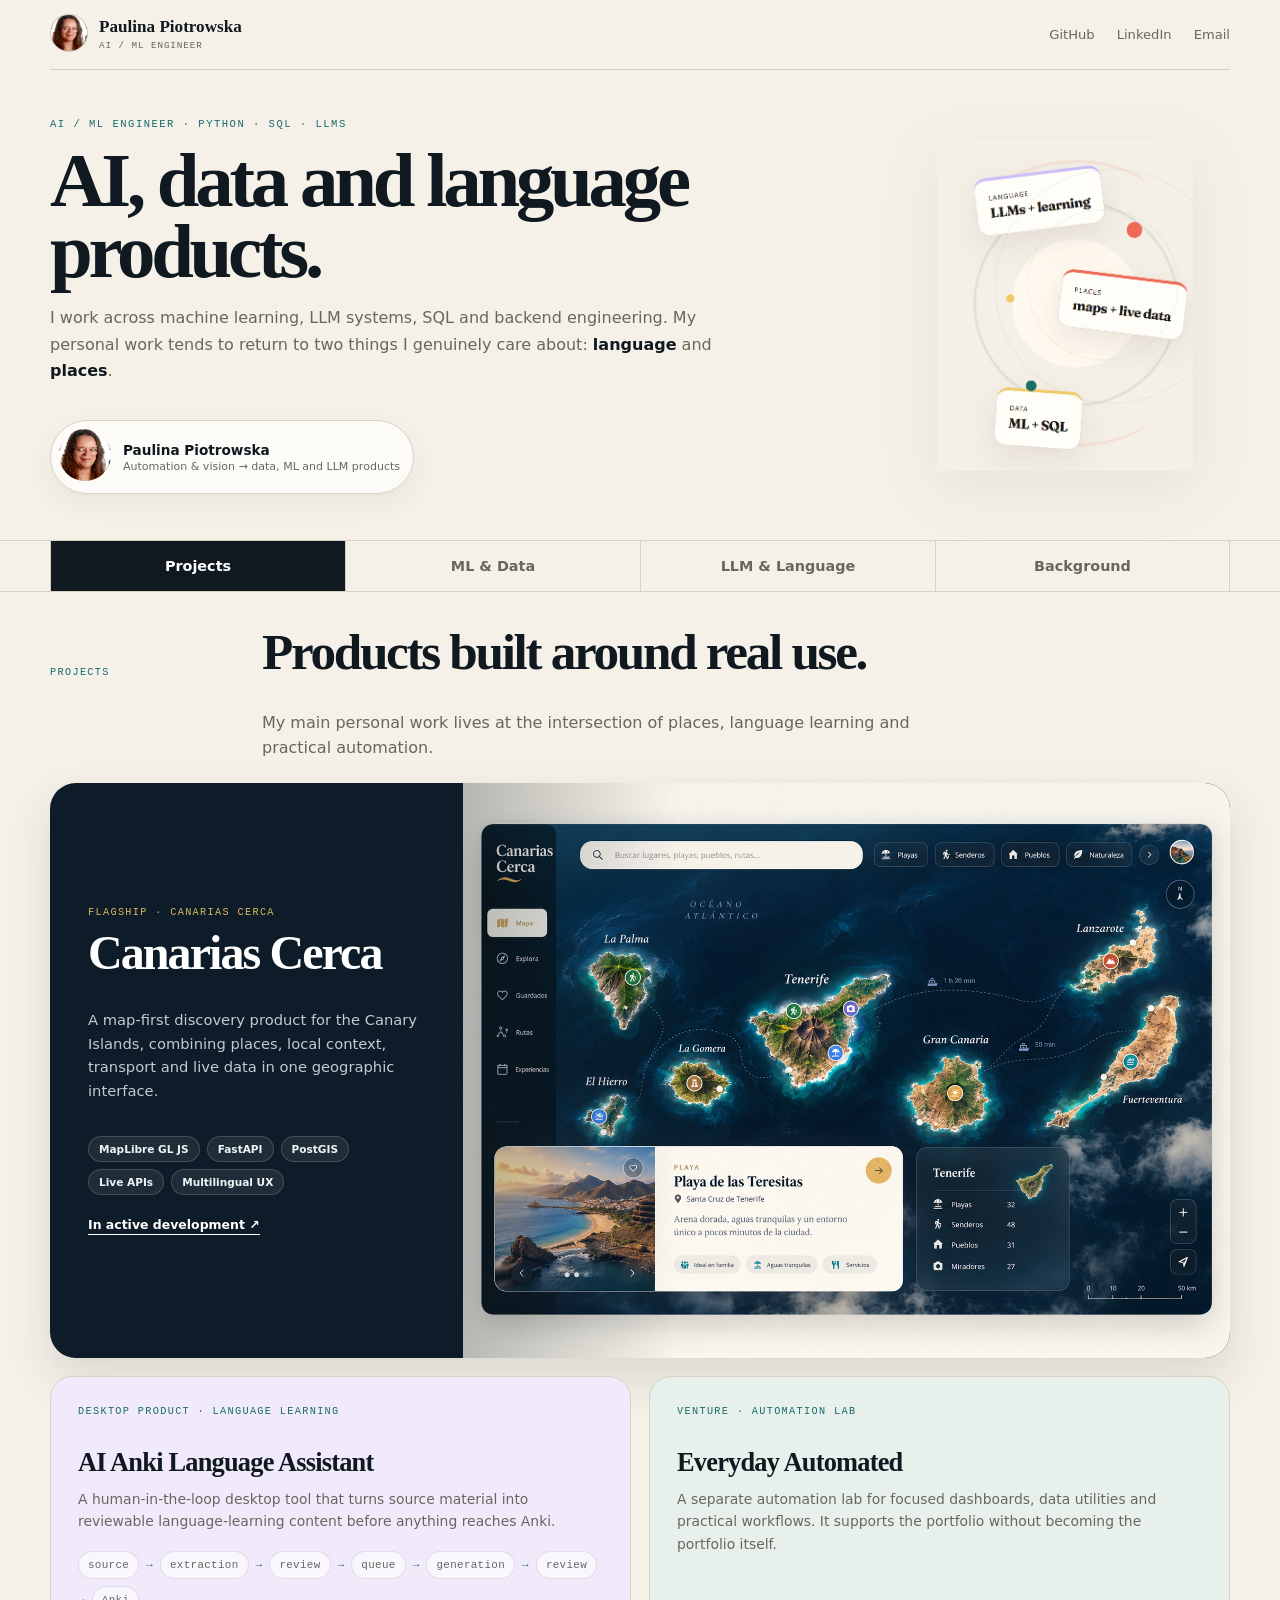
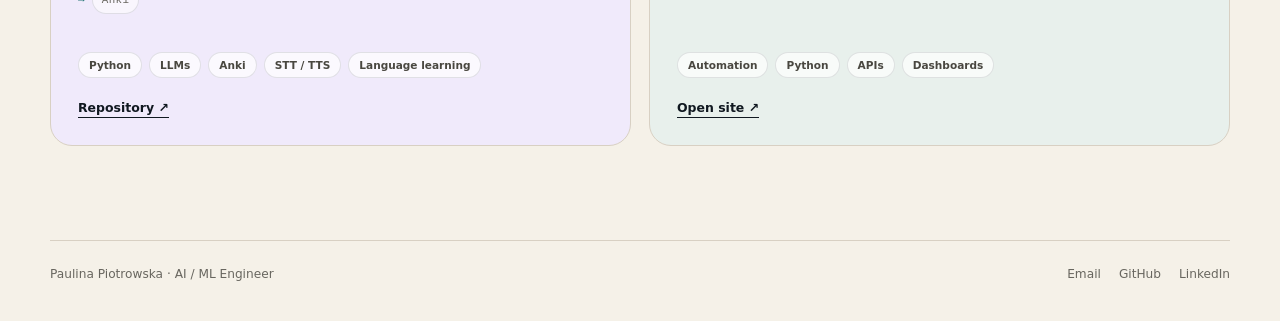
<file: v2/index.html>
<!DOCTYPE html>

<html lang="en">
<head>
<meta charset="utf-8"/>
<meta content="width=device-width,initial-scale=1" name="viewport"/>
<title>Paulina Piotrowska — AI / ML Engineer</title>
<meta content="Paulina Piotrowska — AI/ML, data, language and travel products." name="description"/>
<style>
:root{--bg:#f5f1e8;--surface:#fffdf8;--ink:#101820;--muted:#68665f;--line:#d8d0c3;--gold:#e2b24d;--teal:#176d6b;--lav:#ddd4fa;--coral:#ef6a50;--dark:#0d1d29;--serif:Georgia,'Times New Roman',serif;--sans:Inter,ui-sans-serif,system-ui,-apple-system,'Segoe UI',sans-serif;--mono:'SFMono-Regular',Consolas,monospace}
*{box-sizing:border-box} html{scroll-behavior:smooth} body{margin:0;background:var(--bg);color:var(--ink);font-family:var(--sans)} a{color:inherit} button{font:inherit} .shell{width:min(1180px,calc(100% - 40px));margin:auto}
.topbar{height:70px;border-bottom:1px solid var(--line);display:flex;align-items:center;justify-content:space-between} .brand{display:flex;align-items:center;gap:11px;text-decoration:none} .brand-photo{width:38px;height:38px;border-radius:50%;object-fit:cover;border:1px solid rgba(16,24,32,.12);background:#e8e1d7} .brand-name{font-family:var(--serif);font-size:1.07rem;font-weight:700;line-height:1} .brand-role{font-family:var(--mono);font-size:.58rem;letter-spacing:.1em;color:var(--muted);margin-top:4px} .toplinks{display:flex;gap:22px;align-items:center} .toplinks a{font-size:.82rem;color:var(--muted);text-decoration:none} .toplinks a:hover{color:var(--ink)}
.hero{display:grid;grid-template-columns:minmax(0,1.15fr) 360px;gap:54px;align-items:center;padding:62px 0 58px} .eyebrow{font-family:var(--mono);font-size:.66rem;letter-spacing:.14em;text-transform:uppercase;color:var(--teal)} .hero h1{font-family:var(--serif);font-size:clamp(3.2rem,6vw,5.75rem);line-height:.92;letter-spacing:-.055em;margin:16px 0 18px;max-width:740px} .hero-copy>p{max-width:670px;color:var(--muted);line-height:1.65;font-size:1rem} .hero-copy strong{color:var(--ink)} .profile-chip{display:inline-flex;align-items:center;gap:12px;margin-top:20px;padding:8px 13px 8px 8px;background:rgba(255,255,255,.7);border:1px solid var(--line);border-radius:999px;box-shadow:0 10px 28px rgba(30,25,20,.05)} .profile-chip img{width:52px;height:52px;border-radius:50%;object-fit:cover;background:#e9e1d6} .profile-chip b{display:block;font-size:.85rem} .profile-chip span{display:block;font-size:.69rem;color:var(--muted);margin-top:2px} .orbit-wrap{height:330px;display:flex;justify-content:center;align-items:center} .orbit-wrap img{max-width:100%;height:100%;object-fit:contain;filter:drop-shadow(0 16px 30px rgba(43,36,28,.07))}
.tabs-wrap{position:sticky;top:0;z-index:40;background:rgba(245,241,232,.93);backdrop-filter:blur(12px);border-top:1px solid var(--line);border-bottom:1px solid var(--line)} .tabs{display:grid;grid-template-columns:repeat(4,1fr);gap:0} .tab{border:0;border-left:1px solid var(--line);background:transparent;color:var(--muted);padding:17px 20px;cursor:pointer;font-weight:700;font-size:.9rem} .tab:last-child{border-right:1px solid var(--line)} .tab:hover{color:var(--ink)} .tab.active{background:var(--ink);color:#fff} .panel{display:none;padding:34px 0 94px} .panel.active{display:block;animation:fade .18s ease} @keyframes fade{from{opacity:.35;transform:translateY(4px)}to{opacity:1;transform:none}}
.panel-head{display:grid;grid-template-columns:180px 1fr;gap:32px;align-items:end;margin-bottom:22px} .panel-head h2{font-family:var(--serif);font-size:clamp(2.2rem,4vw,3.7rem);line-height:1;letter-spacing:-.045em;margin:0} .panel-head p{grid-column:2;color:var(--muted);line-height:1.6;max-width:720px;margin:0} .section-label{font-family:var(--mono);font-size:.64rem;letter-spacing:.13em;color:var(--teal);text-transform:uppercase}
.feature{display:grid;grid-template-columns:.7fr 1.3fr;min-height:505px;background:#0d1c28;border-radius:26px;overflow:hidden;color:white;box-shadow:0 20px 46px rgba(20,31,39,.12)} .feature-copy{padding:42px 38px;display:flex;flex-direction:column;justify-content:center} .feature-copy .section-label{color:#d9b761} .feature h3{font-family:var(--serif);font-size:3rem;line-height:.98;margin:11px 0 17px;letter-spacing:-.04em} .feature p{color:#c0ccd3;line-height:1.63;font-size:.92rem} .feature-image{min-height:505px;position:relative;overflow:hidden} .feature-image img{width:100%;height:100%;object-fit:cover;object-position:center top;display:block} .feature-image:after{content:'';position:absolute;inset:0;background:linear-gradient(90deg,rgba(13,28,40,.28),transparent 28%)} .tags{display:flex;flex-wrap:wrap;gap:7px;margin-top:18px} .tag{display:inline-flex;align-items:center;border:1px solid rgba(16,24,32,.11);background:rgba(255,255,255,.7);border-radius:999px;padding:6px 10px;font-size:.66rem;font-weight:700;color:#494740} .feature .tag{background:rgba(255,255,255,.08);border-color:rgba(255,255,255,.16);color:#eef4f6} .cta{display:inline-flex;align-items:center;gap:8px;margin-top:22px;font-size:.78rem;font-weight:800;text-decoration:none;border-bottom:1px solid currentColor;padding-bottom:2px;align-self:flex-start}
.product-grid{display:grid;grid-template-columns:repeat(2,1fr);gap:18px;margin-top:18px} .product-card{background:var(--surface);border:1px solid var(--line);border-radius:22px;padding:27px;min-height:250px;display:flex;flex-direction:column} .product-card.lav{background:#f0eafb} .product-card.green{background:#e8f0ec} .product-icon{width:52px;height:52px;border-radius:16px;display:grid;place-items:center;background:rgba(255,255,255,.8);border:1px solid rgba(16,24,32,.08);font-size:1.45rem} .product-card h3{font-family:var(--serif);font-size:1.65rem;margin:18px 0 10px;letter-spacing:-.03em} .product-card p{color:var(--muted);font-size:.87rem;line-height:1.6;margin:0} .product-card .tags{margin-top:auto;padding-top:18px}
.foundations{display:grid;grid-template-columns:repeat(4,1fr);gap:12px;margin:18px 0 30px} .foundation{border:1px solid var(--line);border-radius:18px;padding:20px;background:var(--surface)} .foundation:nth-child(1){background:#f3eaf8} .foundation:nth-child(2){background:#e4eeea} .foundation:nth-child(3){background:#f4e5df} .foundation:nth-child(4){background:#f3ecd9} .foundation h3{font-family:var(--serif);font-size:1.18rem;margin:0 0 10px} .foundation p{font-size:.8rem;color:var(--muted);line-height:1.55;margin:0} .formula{font-family:var(--mono);font-size:.68rem;color:#4f4c47;margin-top:12px}
.data-grid{display:grid;grid-template-columns:1fr 1fr;gap:18px} .data-card{background:var(--surface);border:1px solid var(--line);border-radius:24px;overflow:hidden;display:flex;flex-direction:column} .data-visual{height:330px;overflow:hidden;background:#09243a} .data-visual img{width:100%;height:100%;display:block;object-fit:cover} .data-copy{padding:26px} .data-copy h3{font-family:var(--serif);font-size:1.78rem;line-height:1.05;letter-spacing:-.035em;margin:7px 0 12px} .data-copy p{color:var(--muted);line-height:1.58;font-size:.86rem;margin:0} .data-copy .tags{margin-top:17px}
.llm-grid{display:grid;grid-template-columns:repeat(3,1fr);gap:16px} .llm-card{border:1px solid var(--line);border-radius:22px;padding:26px;background:var(--surface);min-height:335px;display:flex;flex-direction:column} .llm-card:nth-child(1){background:#efe9fa} .llm-card:nth-child(2){background:#e4efeb} .llm-card:nth-child(3){background:#f5e7e0} .llm-card h3{font-family:var(--serif);font-size:1.55rem;line-height:1.08;letter-spacing:-.03em;margin:16px 0 10px} .llm-card p{font-size:.84rem;color:var(--muted);line-height:1.6} .llm-card ul{padding-left:18px;color:#4d4a45;font-size:.79rem;line-height:1.58;margin:13px 0 0} .llm-card .tags{margin-top:auto;padding-top:14px} .work-strip{margin-top:18px;border:1px solid var(--line);border-radius:20px;background:#171c20;color:white;padding:25px;display:grid;grid-template-columns:180px repeat(3,1fr);gap:20px} .work-strip h3{font-family:var(--serif);font-size:1.45rem;margin:6px 0 0} .work-strip div:not(:first-child){border-left:1px solid #343a3f;padding-left:18px} .work-strip b{display:block;font-size:.82rem;margin-bottom:7px} .work-strip span{color:#abb2b6;font-size:.75rem;line-height:1.5;display:block}
.bg-grid{display:grid;grid-template-columns:1.2fr .8fr;gap:20px} .timeline{border-top:1px solid var(--line)} .job{display:grid;grid-template-columns:128px 1fr;gap:24px;padding:24px 0;border-bottom:1px solid var(--line)} .job-date{font-family:var(--mono);font-size:.63rem;color:var(--muted);padding-top:3px} .job h3{font-family:var(--serif);font-size:1.3rem;margin:0 0 5px} .job .place{font-size:.75rem;font-weight:700;color:var(--teal);margin:0 0 10px} .job p,.job li{color:var(--muted);font-size:.82rem;line-height:1.55} .job ul{margin:10px 0 0;padding-left:18px} .edu-card{border:1px solid var(--line);border-radius:22px;padding:25px;background:var(--surface);margin-bottom:16px} .edu-card.thesis{background:#eee8f8} .edu-card h3{font-family:var(--serif);font-size:1.45rem;margin:8px 0 4px} .edu-card h4{font-family:var(--serif);font-size:1.22rem;line-height:1.18;margin:14px 0 8px} .edu-card p{color:var(--muted);font-size:.83rem;line-height:1.57} .stack{margin-top:18px;border:1px solid var(--line);border-radius:20px;overflow:hidden;background:var(--surface)} .stack-row{display:grid;grid-template-columns:120px 1fr;gap:14px;padding:13px 17px;border-bottom:1px solid var(--line);font-size:.75rem} .stack-row:last-child{border-bottom:0} .stack-row b{color:var(--ink)} .stack-row span{color:var(--muted);line-height:1.5}
.footer{border-top:1px solid var(--line);padding:26px 0 38px;color:var(--muted);font-size:.76rem;display:flex;justify-content:space-between} .footer div{display:flex;gap:18px} .footer a{text-decoration:none}
@media(max-width:900px){.hero{grid-template-columns:1fr;gap:24px}.orbit-wrap{height:280px;justify-content:flex-start}.orbit-wrap img{max-width:360px}.feature{grid-template-columns:1fr}.feature-image{min-height:400px}.product-grid,.data-grid{grid-template-columns:1fr}.foundations{grid-template-columns:1fr 1fr}.llm-grid{grid-template-columns:1fr}.work-strip{grid-template-columns:1fr}.work-strip div:not(:first-child){border-left:0;border-top:1px solid #343a3f;padding-left:0;padding-top:14px}.bg-grid{grid-template-columns:1fr}}
@media(max-width:620px){.shell{width:min(100% - 24px,1180px)}.toplinks{display:none}.hero{padding:44px 0}.hero h1{font-size:3.2rem}.orbit-wrap{height:240px}.tabs{grid-template-columns:repeat(4,minmax(130px,1fr));overflow:auto}.tabs-wrap{overflow:hidden}.tab{white-space:nowrap;padding:14px 13px}.panel{padding-top:26px}.panel-head{grid-template-columns:1fr;gap:8px}.panel-head p{grid-column:auto}.feature-copy{padding:29px 24px}.feature h3{font-size:2.35rem}.feature-image{min-height:300px}.product-grid{grid-template-columns:1fr}.foundations{grid-template-columns:1fr}.data-visual{height:270px}.job{grid-template-columns:1fr;gap:7px}.footer{flex-direction:column;gap:13px}}


/* v16 review refinements */
.hero{padding-top:48px;padding-bottom:46px;grid-template-columns:minmax(0,1.18fr) 330px;gap:44px}
.orbit-wrap img{max-height:330px;object-fit:contain}
.profile-chip img,.brand-photo{object-position:center}
.feature-image img,.data-visual img{width:100%;height:100%;object-fit:cover;display:block}
.feature-image{min-height:340px}
.data-visual{min-height:250px}
.no-icon-card{padding-top:28px}
.no-icon-card .section-label{margin-bottom:12px}
.flowline{display:flex;flex-wrap:wrap;gap:7px;align-items:center;margin:18px 0 20px;font-family:var(--mono);font-size:.68rem;letter-spacing:.03em;color:var(--muted)}
.flowline span{background:rgba(255,255,255,.58);border:1px solid rgba(16,24,32,.11);border-radius:999px;padding:7px 9px}.flowline i{font-style:normal;color:var(--teal)}
.metric-row{display:flex;gap:8px;margin:16px 0 4px}.metric-row span{font-family:var(--mono);font-size:.62rem;border:1px solid var(--line);border-radius:999px;padding:6px 9px;background:rgba(255,255,255,.5)}
.ml-foundation-wide{margin-top:22px;border:1px solid var(--line);border-radius:24px;background:var(--surface);padding:28px;display:grid;grid-template-columns:minmax(230px,.8fr) 1.6fr;gap:28px;align-items:center}.ml-foundation-wide h3{font-family:var(--serif);font-size:1.55rem;margin:.35rem 0}.ml-foundation-wide p{color:var(--muted);line-height:1.6;margin:0}.foundation-list{display:flex;flex-wrap:wrap;gap:10px}.foundation-list span{background:#efe8da;border-radius:999px;padding:10px 13px;font-size:.78rem}
.product-led .llm-card{min-height:100%}.compact-strip{margin-top:22px}
@media(max-width:800px){.hero{grid-template-columns:1fr;padding-top:34px}.orbit-wrap{max-width:330px;margin:0 auto}.ml-foundation-wide{grid-template-columns:1fr}.feature-image{min-height:240px}.data-visual{min-height:220px}}
</style>
</head>
<body>
<header class="topbar shell">
<a class="brand" href="#top">
<picture><img alt="Paulina Piotrowska" class="brand-photo" loading="eager" src="assets/paulina.png"/></picture>
<div><div class="brand-name">Paulina Piotrowska</div><div class="brand-role">AI / ML ENGINEER</div></div>
</a>
<nav class="toplinks"><a href="https://github.com/paulinap92" target="_blank">GitHub</a><a href="https://www.linkedin.com/in/paulina-piotrowska-859b17122/" target="_blank">LinkedIn</a><a href="mailto:paulina.piotrowska.p@gmail.com">Email</a></nav>
</header>
<main id="top">
<section class="hero shell">
<div class="hero-copy">
<div class="eyebrow">AI / ML ENGINEER · PYTHON · SQL · LLMs</div>
<h1>AI, data and language products.</h1>
<p>I work across machine learning, LLM systems, SQL and backend engineering. My personal work tends to return to two things I genuinely care about: <strong>language</strong> and <strong>places</strong>.</p>
<div class="profile-chip"><picture><img alt="Paulina Piotrowska" loading="eager" src="assets/paulina.png"/></picture><div><b>Paulina Piotrowska</b><span>Automation &amp; vision → data, ML and LLM products</span></div></div>
</div>
<div class="orbit-wrap"><img alt="Language, places and data: LLMs + learning, maps + live data, ML + SQL" src="assets/hero-language-places-data.png"/></div>
</section>
<div class="tabs-wrap"><div class="tabs shell" role="tablist">
<button aria-selected="true" class="tab active" data-tab="projects" role="tab">Projects</button>
<button aria-selected="false" class="tab" data-tab="ml" role="tab">ML &amp; Data</button>
<button aria-selected="false" class="tab" data-tab="llm" role="tab">LLM &amp; Language</button>
<button aria-selected="false" class="tab" data-tab="background" role="tab">Background</button>
</div></div>
<section class="panel active shell" data-panel="projects">
<div class="panel-head"><div class="section-label">PROJECTS</div><h2>Products built around real use.</h2><p>My main personal work lives at the intersection of places, language learning and practical automation.</p></div>
<article class="feature">
<div class="feature-copy">
<div class="section-label">FLAGSHIP · CANARIAS CERCA</div>
<h3>Canarias Cerca</h3>
<p>A map-first discovery product for the Canary Islands, combining places, local context, transport and live data in one geographic interface.</p>
<div class="tags"><span class="tag">MapLibre GL JS</span><span class="tag">FastAPI</span><span class="tag">PostGIS</span><span class="tag">Live APIs</span><span class="tag">Multilingual UX</span></div>
<span class="cta">In active development ↗</span>
</div>
<div class="feature-image"><img alt="Canarias Cerca map-first interface" src="assets/canarias-cerca.png"/></div>
</article>
<div class="product-grid">
<article class="product-card lav no-icon-card">
<div class="section-label">DESKTOP PRODUCT · LANGUAGE LEARNING</div>
<h3>AI Anki Language Assistant</h3>
<p>A human-in-the-loop desktop tool that turns source material into reviewable language-learning content before anything reaches Anki.</p>
<div class="flowline"><span>source</span><i>→</i><span>extraction</span><i>→</i><span>review</span><i>→</i><span>queue</span><i>→</i><span>generation</span><i>→</i><span>review</span><i>→</i><span>Anki</span></div>
<div class="tags"><span class="tag">Python</span><span class="tag">LLMs</span><span class="tag">Anki</span><span class="tag">STT / TTS</span><span class="tag">Language learning</span></div>
<a class="cta" href="https://github.com/paulinap92/ai-anki-language-assistant" target="_blank">Repository ↗</a>
</article>
<article class="product-card green no-icon-card">
<div class="section-label">VENTURE · AUTOMATION LAB</div>
<h3>Everyday Automated</h3>
<p>A separate automation lab for focused dashboards, data utilities and practical workflows. It supports the portfolio without becoming the portfolio itself.</p>
<div class="tags"><span class="tag">Automation</span><span class="tag">Python</span><span class="tag">APIs</span><span class="tag">Dashboards</span></div>
<a class="cta" href="https://everyday-automated.github.io/" target="_blank">Open site ↗</a>
</article>
</div>
</section>
<section class="panel shell" data-panel="ml">
<div class="panel-head"><div class="section-label">ML &amp; DATA</div><h2>From raw data to evaluated models.</h2><p>Time series, environmental monitoring and production-grade data work — with emphasis on feature engineering, evaluation and useful outputs.</p></div>
<div class="data-grid">
<article class="data-card"><div class="data-visual"><img alt="Canary Islands air passenger forecasting visual" src="assets/passenger-forecasting.png"/></div><div class="data-copy"><div class="section-label">TIME SERIES · FORECASTING</div><h3>Canary Islands Air Passenger Forecasting</h3><p>Forecasting from official passenger data using lag features and seasonality, comparing XGBoost and LSTM models and exposing results through an interactive dashboard.</p><div class="metric-row"><span>MAE</span><span>RMSE</span><span>MAPE</span></div><div class="tags"><span class="tag">Time series</span><span class="tag">XGBoost</span><span class="tag">LSTM</span><span class="tag">Streamlit / Plotly</span><span class="tag">Automated ingestion</span></div><a class="cta" href="https://github.com/paulinap92/canary-islands-air-passenger-forecasting" target="_blank">Repository ↗</a></div></article>
<article class="data-card"><div class="data-visual"><img alt="Calima environmental monitoring visual" src="assets/calima.png"/></div><div class="data-copy"><div class="section-label">ENVIRONMENTAL DATA · MONITORING</div><h3>Calima Detection &amp; Air Quality</h3><p>Environmental monitoring for Saharan dust and air quality using Open-Meteo signals, persistent history and explicit event detection.</p><div class="tags"><span class="tag">Open-Meteo</span><span class="tag">PM10 / PM2.5</span><span class="tag">Dust / AOD</span><span class="tag">MongoDB</span><span class="tag">Streamlit / Docker</span></div><a class="cta" href="https://github.com/paulinap92/calima-detection-dashboard" target="_blank">Repository ↗</a></div></article>
</div>
<article class="ml-foundation-wide">
<div><div class="section-label">ML FOUNDATIONS</div><h3>Core methods I use across projects</h3><p>Not a separate demo project — the reusable modelling and data skills underneath the products above.</p></div>
<div class="foundation-list"><span>Time series</span><span>Feature engineering</span><span>Model evaluation</span><span>SQL</span><span>Data pipelines</span><span>Statistics</span><span>PCA</span><span>Computer vision</span></div>
</article>
</section>
<section class="panel shell" data-panel="llm">
<div class="panel-head"><div class="section-label">LLM &amp; LANGUAGE</div><h2>Language products, grounded learning and content.</h2><p>Here the LLM is part of a product workflow: generation, retrieval and evaluation serve a concrete learning or writing task.</p></div>
<div class="llm-grid product-led">
<article class="llm-card no-icon-card"><div class="section-label">PRODUCT · DESKTOP</div><h3>AI Anki Language Assistant</h3><p>A real language-learning product that uses LLMs to generate structured vocabulary and grammar material while preserving human review before save.</p><ul><li>Prompt contracts and structured outputs</li><li>Generation with validation and deduplication</li><li>Reviewable learning workflow</li><li>Speech support with STT / TTS</li></ul><div class="tags"><span class="tag">Prompt engineering</span><span class="tag">Structured outputs</span><span class="tag">Evaluation</span><span class="tag">Language learning</span></div></article>
<article class="llm-card no-icon-card"><div class="section-label">PRODUCT · RAG LEARNING</div><h3>RAG Learning &amp; Conversation Tutor</h3><p>A separate learning product for studying from your own materials and practising conversation grounded in what the learner has actually studied.</p><ul><li>Retrieval over learner-owned material</li><li>Grounded conversation instead of generic chat</li><li>Language practice based on relevant context</li><li>RAG pipeline with controlled source use</li></ul><div class="tags"><span class="tag">RAG</span><span class="tag">Retrieval</span><span class="tag">Grounded conversation</span><span class="tag">Language practice</span></div></article>
<article class="llm-card no-icon-card"><div class="section-label">PRODUCT AREA · CONTENT</div><h3>Multilingual Content Writing</h3><p>Multilingual writing workflows for producing and refining useful content with editorial control, consistent tone and reusable prompts.</p><ul><li>Writing and rewriting</li><li>Localisation and translation</li><li>Summaries and learning content</li><li>Prompt-guided content workflows</li></ul><div class="tags"><span class="tag">Multilingual writing</span><span class="tag">Localisation</span><span class="tag">Prompt engineering</span><span class="tag">Content workflows</span></div></article>
</div>
<div class="work-strip compact-strip"><div><div class="section-label" style="color:#dcb965">SHARED LLM PRACTICE</div><h3>Across these products</h3></div><div><b>Prompt engineering</b><span>Clear task contracts, examples and constraints.</span></div><div><b>Structured outputs</b><span>Predictable schemas that application code can validate.</span></div><div><b>Evaluation &amp; retrieval</b><span>Grounding, human review and explicit failure checks.</span></div></div>
</section>
<section class="panel shell" data-panel="background">
<div class="panel-head"><div class="section-label">BACKGROUND</div><h2>Automation and computer vision, evolving into ML systems.</h2><p>My professional work started in industrial automation and machine vision and expanded naturally into Python tooling, production data, diagnostics and ML-focused systems.</p></div>
<div class="bg-grid">
<div class="timeline">
<article class="job"><div class="job-date">2021 — PRESENT</div><div><h3>Machine Vision Engineer / ML Systems</h3><div class="place">EINES SYSTEMS · Konica Minolta Group</div><ul><li>Python tools, production data, SQL Server and MongoDB.</li><li>Logs, diagnostics, reporting and root-cause analysis.</li><li>Industrial computer vision and ML quality-control systems.</li><li>System/model evaluation and production support.</li></ul></div></article>
<article class="job"><div class="job-date">2017 — 2021</div><div><h3>Machine Vision Engineer / Project Manager</h3><div class="place">EINES SYSTEMS · Automotive projects</div><ul><li>Machine-vision deployments, commissioning, validation and customer-facing project work.</li><li>Projects at Volkswagen Poznań, SEAT Martorell, VW Wolfsburg, Škoda Mladá Boleslav, VW Bratislava and Mercedes Düsseldorf.</li></ul></div></article>
<article class="job"><div class="job-date">2015 — 2016</div><div><h3>Computer Vision Intern</h3><div class="place">University of Valencia</div><p>C++ / OpenCV dual-camera application for positioning and controlling a SCORBOT ER-IX robotic arm.</p></div></article>
<article class="job"><div class="job-date">2013</div><div><h3>Data Analysis Intern</h3><div class="place">ATMOSERVICE</div><p>Data analysis, validation and environmental monitoring work.</p></div></article>
</div>
<aside>
<article class="edu-card thesis"><div class="section-label">EDUCATION</div><h3>MSc · Automation &amp; Robotics</h3><p>Poznań University of Technology · Robotics &amp; Computer Vision</p><h4>Master thesis · Shape recognition using Elliptic Fourier Descriptors</h4><p>Shape recognition in C++ / OpenCV using Elliptic Fourier Descriptors, PCA and statistical analysis.</p><div class="tags"><span class="tag">C++</span><span class="tag">OpenCV</span><span class="tag">Elliptic Fourier Descriptors</span><span class="tag">PCA</span></div></article>
<article class="edu-card"><h3>BEng · Automation &amp; Robotics</h3><p>Poznań University of Technology</p><h4>Bachelor thesis · Fuzzy control</h4><p>Educational fuzzy-control application built in MATLAB.</p></article>
<div class="stack"><div class="stack-row"><b>Production systems</b><span>Python · SQL Server · MongoDB · logs · diagnostics · reporting</span></div><div class="stack-row"><b>Vision / ML</b><span>Computer vision · quality-control systems · model evaluation · root-cause analysis</span></div></div>
</aside>
</div>
</section>
<footer class="footer shell"><span>Paulina Piotrowska · AI / ML Engineer</span><div><a href="mailto:paulina.piotrowska.p@gmail.com">Email</a><a href="https://github.com/paulinap92" target="_blank">GitHub</a><a href="https://www.linkedin.com/in/paulina-piotrowska-859b17122/" target="_blank">LinkedIn</a></div></footer>
</main>
<script>
const tabs=[...document.querySelectorAll('.tab')], panels=[...document.querySelectorAll('.panel')];
function activate(name){tabs.forEach(t=>{let on=t.dataset.tab===name;t.classList.toggle('active',on);t.setAttribute('aria-selected',on)});panels.forEach(p=>p.classList.toggle('active',p.dataset.panel===name));history.replaceState(null,'','#'+name)}
tabs.forEach(t=>t.addEventListener('click',()=>activate(t.dataset.tab)));
const initial=location.hash.slice(1); if(['projects','ml','llm','background'].includes(initial)) activate(initial);
</script></body></html>
</file>
<file: classic/styles.css>
:root{
  --blue-1:#46b5e8;
  --blue-2:#2c88b8;
  --blue-3:#0f3f55;
  --ink:#123b4a;
  --surface:#ffffff;
  --page:#e9f6ff;
  --border:#bfefff;
  --mint:#4cc7c2;
  --shadow:0 10px 28px rgba(15,63,85,.12);
}
*{box-sizing:border-box}
html{scroll-behavior:smooth}
body{margin:0;font-family:"Nunito",sans-serif;background:var(--page);color:var(--ink)}
a{color:inherit}
header{
  background:linear-gradient(135deg,var(--blue-2),var(--blue-1));
  padding:78px 20px 58px;
  color:white;
  text-align:center;
  position:relative;
}
header h1{font-size:clamp(2rem,5vw,3.2rem);margin:0 0 10px;font-weight:900}
header p{margin:0;font-size:1.08rem;font-weight:700;opacity:.94}
.lang-switch{position:absolute;top:20px;right:20px;display:flex;gap:6px}
.lang-switch button{
  background:rgba(255,255,255,.92);border:0;padding:8px 12px;border-radius:10px;
  font-weight:800;cursor:pointer;transition:.2s ease
}
.lang-switch button:hover{transform:translateY(-1px);box-shadow:0 5px 12px rgba(0,0,0,.14)}
main{padding-bottom:45px}
.section{max-width:1120px;margin:0 auto;padding:0 22px}
.vision{margin-top:38px}
.vision-box{
  background:var(--surface);border:4px solid var(--border);border-radius:24px;
  box-shadow:var(--shadow);padding:30px;text-align:center
}
.vision-box h2{margin:0 0 12px;color:var(--blue-3);font-size:2rem}
.vision-box p{max-width:900px;margin:0 auto;line-height:1.75;font-size:1.08rem}
.section-title{
  margin:68px 0 24px;text-align:center;color:var(--blue-3);
  font-size:clamp(1.9rem,4vw,2.45rem);font-weight:900
}
.section-subtitle{max-width:820px;margin:-10px auto 26px;text-align:center;line-height:1.65;color:#466975}
.section-title-with-icon{display:flex;align-items:center;justify-content:center;gap:14px}
.section-icon{width:58px;height:58px;object-fit:contain;filter:drop-shadow(0 5px 7px rgba(0,0,0,.22))}
.grid{display:grid;grid-template-columns:repeat(2,minmax(0,1fr));gap:26px;align-items:stretch}
.card{
  background:var(--surface);border:4px solid var(--border);border-radius:22px;
  box-shadow:var(--shadow);overflow:hidden;display:flex;flex-direction:column;min-width:0
}
.card.hero{border-color:#8ddfff}
.card-head{
  min-height:82px;padding:20px 22px;display:flex;align-items:center;justify-content:center;
  text-align:center;color:white;background:linear-gradient(135deg,var(--blue-3),var(--blue-2))
}
.card-head.mint{background:linear-gradient(135deg,#167b77,var(--mint))}
.card-head.violet{background:linear-gradient(135deg,#3d2d72,#7764c7)}
.card-head.sunset{background:linear-gradient(135deg,#b85d35,#e89a46)}
.card-head h3{font-size:1.35rem;line-height:1.25;margin:0;font-weight:900}
.card-body{padding:22px;display:flex;flex-direction:column;flex:1;text-align:center}
.card-body p{margin:0 auto 15px;line-height:1.62;max-width:520px}
.project-visual{
  height:145px;margin:2px 0 18px;border-radius:18px;border:2px solid var(--border);
  background:linear-gradient(135deg,#f3fbff,#d9f3ff);display:flex;align-items:center;justify-content:center;
  font-size:4.2rem;letter-spacing:.08em
}
.project-visual.dark{background:linear-gradient(135deg,#e9e4ff,#d7efff)}
.project-visual.with-art{position:relative;overflow:hidden;padding:10px}
.project-art{max-width:76%;max-height:122px;object-fit:contain;filter:drop-shadow(0 7px 10px rgba(15,63,85,.18))}
.project-art.wide{max-width:92%}
.emoji-strip{position:absolute;right:10px;bottom:9px;padding:5px 9px;border-radius:999px;background:rgba(255,255,255,.94);border:1px solid var(--border);box-shadow:0 4px 10px rgba(0,0,0,.12);font-size:1.2rem;letter-spacing:.04em}
.feature-list{
  margin:0 auto 16px;padding:0;list-style:none;text-align:left;max-width:520px;width:100%;
  display:grid;gap:8px
}
.feature-list li{position:relative;padding-left:23px;line-height:1.45}
.feature-list li::before{content:"✓";position:absolute;left:0;color:#168a85;font-weight:900}
.status{
  display:inline-flex;align-self:center;padding:6px 12px;border-radius:999px;
  background:#e7f7ff;border:1px solid var(--border);font-size:.75rem;font-weight:900;
  text-transform:uppercase;letter-spacing:.05em;margin-bottom:14px
}
.tags{display:flex;flex-wrap:wrap;justify-content:center;gap:8px;margin:auto 0 15px}
.tag{padding:6px 11px;border-radius:999px;background:#e7f7ff;border:1px solid var(--border);font-size:.75rem;font-weight:800;color:var(--blue-3)}
.actions{display:flex;flex-wrap:wrap;justify-content:center;gap:10px;margin-top:4px}
.btn{
  display:inline-flex;align-items:center;justify-content:center;gap:7px;text-decoration:none;
  background:var(--blue-2);color:white;padding:11px 18px;border-radius:12px;font-weight:900;
  transition:.2s ease;border:0
}
.btn:hover{transform:translateY(-1px);box-shadow:0 6px 14px rgba(0,0,0,.13)}
.btn.secondary{background:var(--blue-1);color:#073746}
.btn.disabled{background:#dce8ed;color:#607985;cursor:default;pointer-events:none}
.surprise{
  background:linear-gradient(145deg,#101c26,#263d4a);color:white;border-color:#6c8998;position:relative
}
.surprise::after{
  content:"?";position:absolute;right:20px;bottom:-40px;font-size:13rem;font-weight:900;
  opacity:.055;line-height:1
}
.surprise .card-head{background:rgba(255,255,255,.05)}
.surprise .card-body{position:relative;z-index:1}
.surprise .project-visual{background:rgba(255,255,255,.06);border-color:rgba(255,255,255,.2)}
.surprise .tag,.surprise .status{background:rgba(255,255,255,.1);border-color:rgba(255,255,255,.25);color:white}
.support-box{
  background:white;border:4px solid var(--border);border-radius:24px;box-shadow:var(--shadow);
  padding:26px;margin-top:20px
}
.support-feature{
  display:block;text-decoration:none;background:linear-gradient(135deg,rgba(44,136,184,.14),rgba(70,181,232,.05));
  border:2px solid #9ee8ff;border-radius:18px;padding:20px;transition:.2s ease
}
.support-feature:hover,.mini-card:hover{transform:translateY(-2px);box-shadow:0 7px 16px rgba(0,0,0,.1)}
.support-feature strong{display:block;font-size:1.3rem;color:var(--blue-3);margin-bottom:7px}
.support-feature span{line-height:1.55}
.mini-title{font-size:1.25rem;color:var(--blue-2);margin:28px 0 13px}
.mini-grid{display:grid;grid-template-columns:repeat(3,minmax(0,1fr));gap:14px}
.mini-card{
  display:flex;flex-direction:column;gap:8px;text-decoration:none;background:linear-gradient(180deg,#f3fbff,#fff);
  border:2px solid var(--border);border-radius:16px;padding:16px;transition:.2s ease;min-width:0
}
.mini-card strong{color:var(--blue-3)}
.mini-card span{font-size:.9rem;line-height:1.45}
.mini-card .tags{justify-content:flex-start;margin-top:auto;margin-bottom:0}
.about{
  display:grid;grid-template-columns:170px 1fr;gap:34px;align-items:center;
  max-width:900px;margin:0 auto;padding:8px 0 0
}
.avatar{
  width:170px;height:170px;border-radius:38px;border:4px solid var(--border);box-shadow:var(--shadow);
  background-image:url("../ppioo.bmp");background-size:cover;background-position:center;
  background-repeat:no-repeat;display:block;overflow:hidden;color:transparent;font-size:0
}
.about p{line-height:1.8;font-size:1.05rem;margin:0}
.contact{text-align:center;font-size:1.18rem;font-weight:800;margin-top:20px}
.contact a{color:var(--blue-2);text-decoration:none;margin:0 8px}
.contact a:hover{text-decoration:underline}
footer{text-align:center;color:#5b7883;padding:35px 20px 15px;font-size:.9rem}
@media (max-width:820px){
  .grid,.mini-grid{grid-template-columns:1fr}
  .lang-switch{position:static;justify-content:center;margin-top:22px}
  header{padding-top:56px}
  .about{grid-template-columns:1fr;text-align:center}
  .avatar{margin:0 auto}
  .section-title-with-icon{gap:9px}
  .section-icon{width:46px;height:46px}
}
</file>
